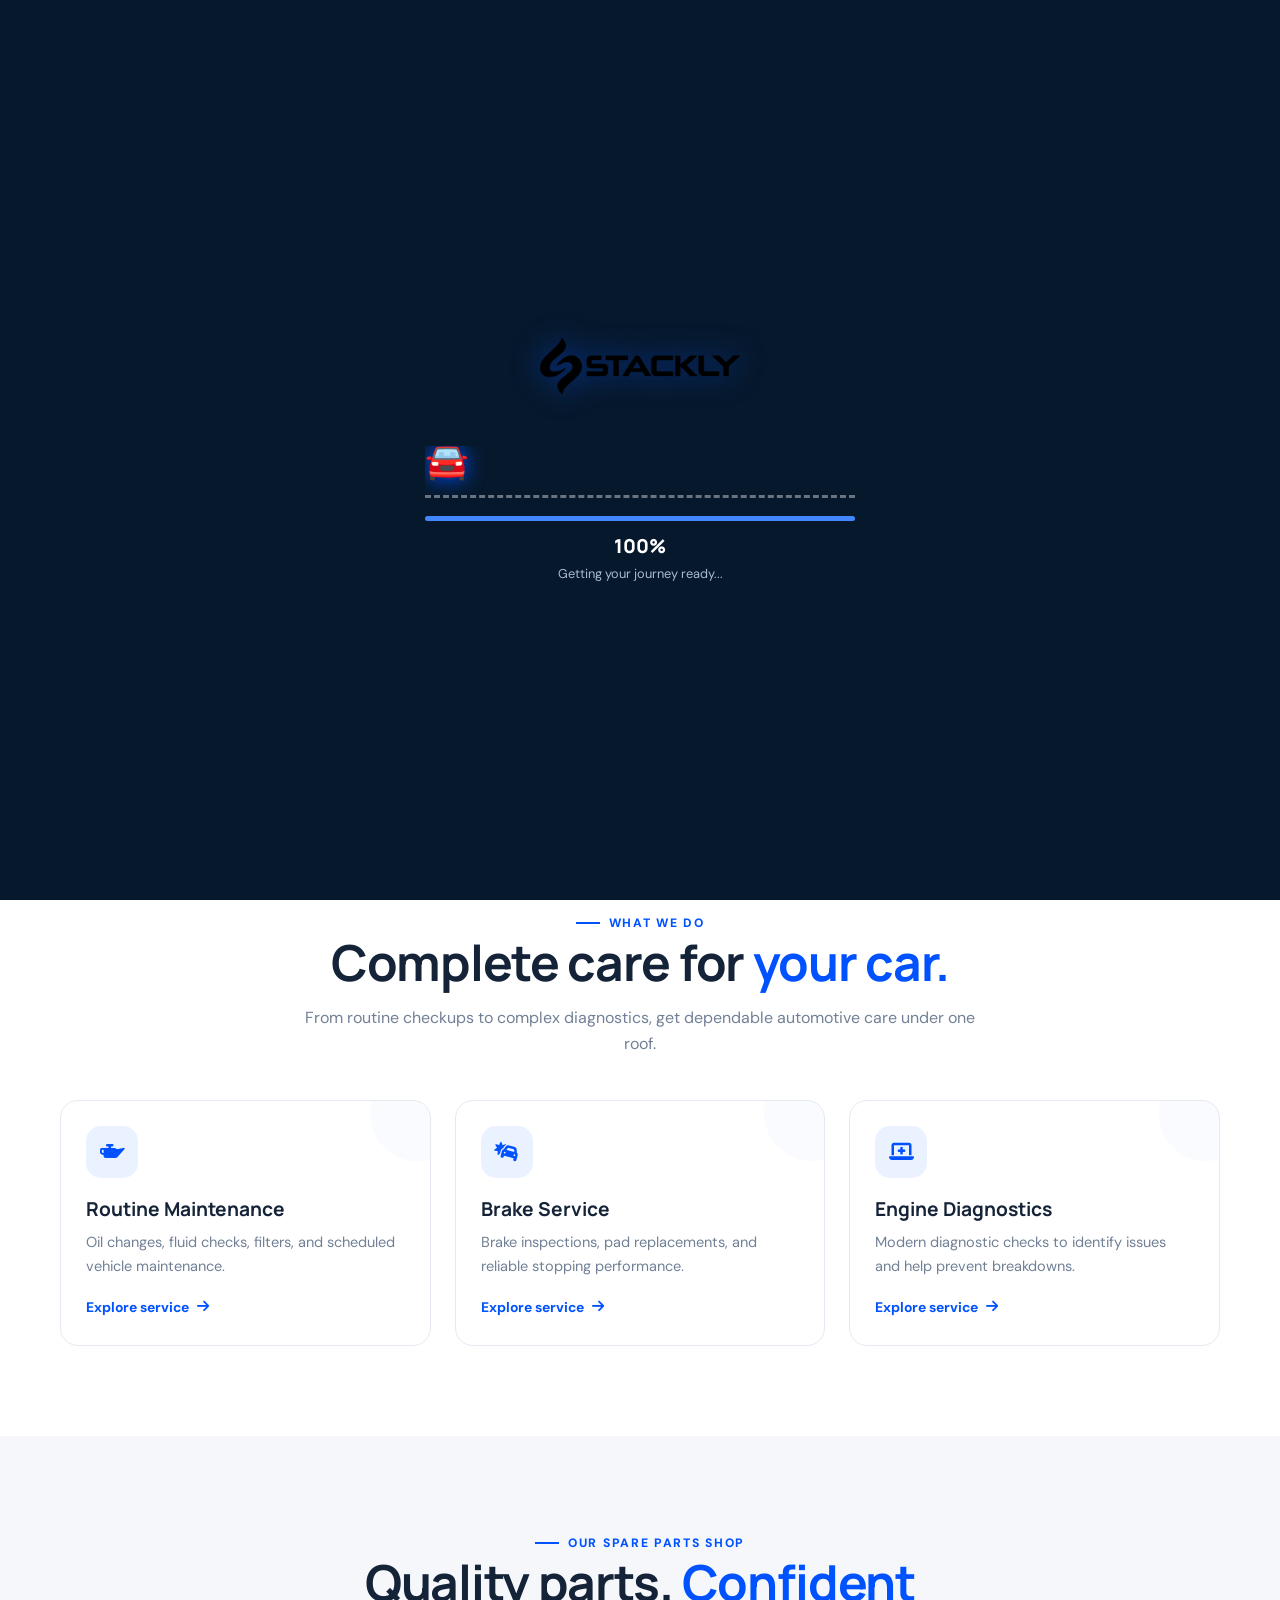
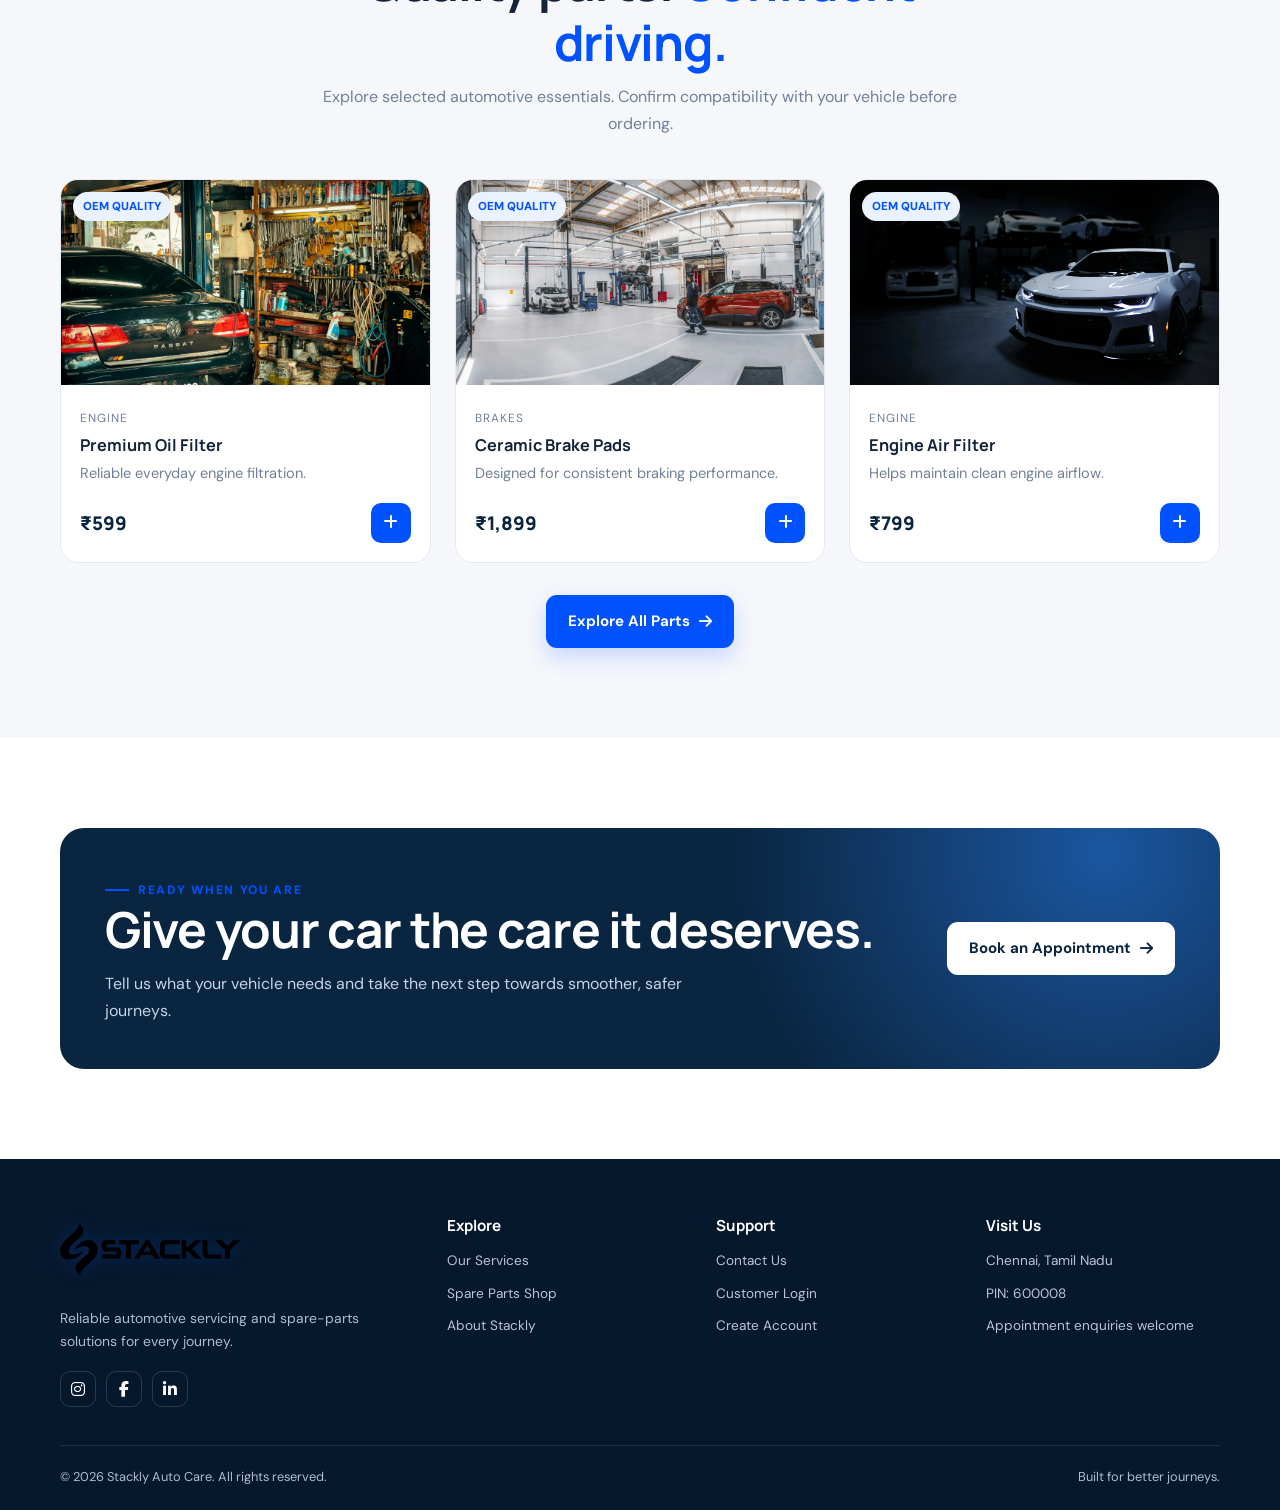
<file: index.html>
<!DOCTYPE html>
<html lang="en">
<head>
  <meta charset="UTF-8">
  <meta name="viewport" content="width=device-width, initial-scale=1.0">
  <meta name="theme-color" content="#0A2540">
  <meta name="description" content="Stackly Auto Care — expert automotive service and genuine spare parts in Chennai.">

  <title>Stackly Auto Care | Expert Car Service &amp; Genuine Parts</title>

  
  <link rel="stylesheet" href="https://cdnjs.cloudflare.com/ajax/libs/font-awesome/6.5.2/css/all.min.css">
  <link rel="stylesheet" href="css/style.css">

  <script src="js/main.js" defer></script>
</head>

<body>

  <!-- PRELOADER -->
  <div id="preloader" aria-label="Loading Stackly Auto Care">
    <div class="loader-content">
      <img
        class="loader-logo"
        src="img/logo%20(2).webp"
        alt="Stackly Auto Care"
      >

      <div class="road">
        <span class="driving-car">🚘</span>
      </div>

      <div
        class="loader-progress"
        role="progressbar"
        aria-label="Page loading progress"
        aria-valuemin="0"
        aria-valuemax="100"
      >
        <span id="loader-bar"></span>
      </div>

      <div id="loader-number" class="loader-number">0%</div>
      <div class="loader-caption">Getting your journey ready...</div>
    </div>
  </div>

  <!-- HEADER AND NAVIGATION -->
  <header class="site-header">
    <div class="container navbar">

      <!-- BRAND LOGO -->
      <a class="brand" href="index.html" aria-label="Stackly Auto Care Home">
        <img
          src="img/logo%20(2).webp"
          alt="Stackly Auto Care logo"
        >
        <span class="brand-name">
          STACKLY <span>AUTO CARE</span>
        </span>
      </a>

      <!-- PRIMARY NAVIGATION -->
      <nav
        class="nav-links"
        id="primary-navigation"
        aria-label="Main navigation"
      >
        <a href="index.html" class="active">Home</a>
        <a href="services.html">Services</a>
        <a href="shop.html">Shop</a>
        <a href="about.html">About</a>
        <a href="contact.html">Contact</a>

        <!-- AUTH LINKS: MOBILE MENU -->
        <div class="mobile-auth-links">
          <a href="login.html">
            <i class="fa-regular fa-user" aria-hidden="true"></i>
            Login
          </a>

          <a href="signup.html">
            <i class="fa-solid fa-user-plus" aria-hidden="true"></i>
            Sign up
          </a>
        </div>
      </nav>

      <!-- SEARCH, CART, AUTH AND MENU BUTTON -->
      <div class="nav-actions">

        <label class="search-wrap">
          <i class="fa-solid fa-magnifying-glass" aria-hidden="true"></i>
          <input
            id="global-search"
            type="search"
            placeholder="Search parts..."
            aria-label="Search products"
          >
        </label>

        <a href="shop.html" class="cart-link" aria-label="Open shopping cart">
          <i class="fa-solid fa-cart-shopping" aria-hidden="true"></i>
          <span class="cart-count">0</span>
        </a>

        <!-- DESKTOP AUTH BUTTONS -->
        <div class="auth-links">
          <a class="btn btn-outline" href="login.html">Login</a>
          <a class="btn btn-primary" href="signup.html">Sign up</a>
        </div>

        <!-- MOBILE MENU BUTTON -->
        <button
          class="menu-toggle"
          type="button"
          aria-label="Open navigation menu"
          aria-controls="primary-navigation"
          aria-expanded="false"
        >
          <i class="fa-solid fa-bars" aria-hidden="true"></i>
        </button>

      </div>
    </div>
  </header>

  <main>

    <!-- HERO -->
    <section class="hero">
      <div class="container hero-grid">

        <div class="hero-copy reveal">
          <span class="eyebrow">Your trusted automotive partner</span>

          <h1>
            Expert Car Service
            <span>&amp; Genuine Parts.</span>
          </h1>

          <p>
            Keep every journey smooth with reliable maintenance,
            expert technicians, and quality spare parts you can trust.
          </p>

          <div class="hero-actions">
            <a href="contact.html#appointment" class="btn btn-primary">
              Book Service
              <i class="fa-solid fa-arrow-right" aria-hidden="true"></i>
            </a>

            <a href="shop.html" class="btn btn-white">
              Shop Parts
              <i class="fa-solid fa-cart-shopping" aria-hidden="true"></i>
            </a>
          </div>

          <div class="hero-trust">
            <span>
              <i class="fa-solid fa-circle-check" aria-hidden="true"></i>
              Certified technicians
            </span>

            <span>
              <i class="fa-solid fa-shield-halved" aria-hidden="true"></i>
              Quality-first care
            </span>
          </div>
        </div>

        <!-- LOCAL IMAGE 1: HERO CAR -->
        <div class="hero-visual reveal">
          <img
            class="hero-car-image"
            src="img/adam-stefanca-hdMSxGizchk-unsplash.webp"
            alt="Premium automobile ready for professional servicing"
            fetchpriority="high"
          >

          <div class="floating-card">
            <div class="floating-icon">
              <i class="fa-solid fa-screwdriver-wrench" aria-hidden="true"></i>
            </div>

            <strong>Care that goes further</strong>
            <span>Expert hands. Dependable results.</span>
          </div>
        </div>

      </div>
    </section>

    <!-- STATISTICS -->
    <section class="stats-strip">
      <div class="container stats-grid">

        <div class="stat">
          <strong data-count="2500" data-suffix="+">0</strong>
          <span>Service visits</span>
        </div>

        <div class="stat">
          <strong data-count="98" data-suffix="%">0</strong>
          <span>Customer satisfaction</span>
        </div>

        <div class="stat">
          <strong data-count="12" data-suffix="+">0</strong>
          <span>Service categories</span>
        </div>

        <div class="stat">
          <strong data-count="8" data-suffix="+">0</strong>
          <span>Years of experience</span>
        </div>

      </div>
    </section>

    <!-- SERVICES PREVIEW -->
    <section class="section">
      <div class="container">

        <div class="section-head reveal">
          <span class="eyebrow">What we do</span>

          <h2>
            Complete care for
            <span class="text-blue">your car.</span>
          </h2>

          <p>
            From routine checkups to complex diagnostics,
            get dependable automotive care under one roof.
          </p>
        </div>

        <div class="grid-3">

          <article class="card service-card reveal">
            <div class="icon-box">
              <i class="fa-solid fa-oil-can" aria-hidden="true"></i>
            </div>

            <h3>Routine Maintenance</h3>

            <p>
              Oil changes, fluid checks, filters, and scheduled
              vehicle maintenance.
            </p>

            <a href="services.html" class="card-link">
              Explore service
              <i class="fa-solid fa-arrow-right" aria-hidden="true"></i>
            </a>
          </article>

          <article class="card service-card reveal">
            <div class="icon-box">
              <i class="fa-solid fa-car-burst" aria-hidden="true"></i>
            </div>

            <h3>Brake Service</h3>

            <p>
              Brake inspections, pad replacements, and reliable
              stopping performance.
            </p>

            <a href="services.html" class="card-link">
              Explore service
              <i class="fa-solid fa-arrow-right" aria-hidden="true"></i>
            </a>
          </article>

          <article class="card service-card reveal">
            <div class="icon-box">
              <i class="fa-solid fa-laptop-medical" aria-hidden="true"></i>
            </div>

            <h3>Engine Diagnostics</h3>

            <p>
              Modern diagnostic checks to identify issues and
              help prevent breakdowns.
            </p>

            <a href="services.html" class="card-link">
              Explore service
              <i class="fa-solid fa-arrow-right" aria-hidden="true"></i>
            </a>
          </article>

        </div>
      </div>
    </section>

    <!-- SPARE PARTS -->
    <section class="section section-soft">
      <div class="container">

        <div class="section-head reveal">
          <span class="eyebrow">Our spare parts shop</span>

          <h2>
            Quality parts.
            <span class="text-blue">Confident driving.</span>
          </h2>

          <p>
            Explore selected automotive essentials.
            Confirm compatibility with your vehicle before ordering.
          </p>
        </div>

        <div class="grid-3">

          <!-- PRODUCT 1 -->
          <article class="card product-card reveal" data-searchable>
            <div class="product-image">
              <img
                src="img/kc-shum-hwZq2xkf3mM-unsplash.webp"
                alt="Premium oil filter and automotive engine components"
                loading="lazy"
              >
              <span class="pill oem-badge">OEM QUALITY</span>
            </div>

            <div class="product-body">
              <span class="product-category">Engine</span>
              <h3>Premium Oil Filter</h3>
              <p>Reliable everyday engine filtration.</p>

              <div class="product-bottom">
                <span class="price">₹599</span>
                <button
                  type="button"
                  class="add-cart"
                  data-product="oil-filter"
                  aria-label="Add Premium Oil Filter to cart"
                >
                  <i class="fa-solid fa-plus" aria-hidden="true"></i>
                </button>
              </div>
            </div>
          </article>

          <!-- PRODUCT 2 -->
          <article class="card product-card reveal" data-searchable>
            <div class="product-image">
              <img
                src="img/mehmet-talha-onuk-pnsfHAAA-k4-unsplash.webp"
                alt="Automotive brake parts"
                loading="lazy"
              >
              <span class="pill oem-badge">OEM QUALITY</span>
            </div>

            <div class="product-body">
              <span class="product-category">Brakes</span>
              <h3>Ceramic Brake Pads</h3>
              <p>Designed for consistent braking performance.</p>

              <div class="product-bottom">
                <span class="price">₹1,899</span>
                <button
                  type="button"
                  class="add-cart"
                  data-product="brake-pads"
                  aria-label="Add Ceramic Brake Pads to cart"
                >
                  <i class="fa-solid fa-plus" aria-hidden="true"></i>
                </button>
              </div>
            </div>
          </article>

          <!-- PRODUCT 3 -->
          <article class="card product-card reveal" data-searchable>
            <div class="product-image">
              <img
                src="img/peter-broomfield-m3m-lnR90uM-unsplash.webp"
                alt="Automotive maintenance product"
                loading="lazy"
              >
              <span class="pill oem-badge">OEM QUALITY</span>
            </div>

            <div class="product-body">
              <span class="product-category">Engine</span>
              <h3>Engine Air Filter</h3>
              <p>Helps maintain clean engine airflow.</p>

              <div class="product-bottom">
                <span class="price">₹799</span>
                <button
                  type="button"
                  class="add-cart"
                  data-product="air-filter"
                  aria-label="Add Engine Air Filter to cart"
                >
                  <i class="fa-solid fa-plus" aria-hidden="true"></i>
                </button>
              </div>
            </div>
          </article>

        </div>

        <div style="text-align:center;margin-top:32px">
          <a href="shop.html" class="btn btn-primary">
            Explore All Parts
            <i class="fa-solid fa-arrow-right" aria-hidden="true"></i>
          </a>
        </div>

      </div>
    </section>

    <!-- CALL TO ACTION -->
    <section class="section">
      <div class="container cta-panel reveal">

        <div>
          <span class="eyebrow">Ready when you are</span>

          <h2>Give your car the care it deserves.</h2>

          <p>
            Tell us what your vehicle needs and take the next step
            towards smoother, safer journeys.
          </p>
        </div>

        <a href="contact.html#appointment" class="btn btn-white">
          Book an Appointment
          <i class="fa-solid fa-arrow-right" aria-hidden="true"></i>
        </a>

      </div>
    </section>

  </main>

  <!-- FOOTER -->
  <footer class="site-footer">
    <div class="container">

      <div class="footer-grid">

        <div>
          <a class="brand" href="index.html">
            <img src="img/logo%20(2).webp" alt="Stackly logo">
            <span class="brand-name">
              STACKLY <span>AUTO CARE</span>
            </span>
          </a>

          <p class="footer-about">
            Reliable automotive servicing and spare-parts solutions
            for every journey.
          </p>

          <div class="socials">
            <a href="#" aria-label="Instagram">
              <i class="fa-brands fa-instagram" aria-hidden="true"></i>
            </a>

            <a href="#" aria-label="Facebook">
              <i class="fa-brands fa-facebook-f" aria-hidden="true"></i>
            </a>

            <a href="#" aria-label="LinkedIn">
              <i class="fa-brands fa-linkedin-in" aria-hidden="true"></i>
            </a>
          </div>
        </div>

        <div>
          <h4>Explore</h4>
          <ul class="footer-links">
            <li><a href="services.html">Our Services</a></li>
            <li><a href="shop.html">Spare Parts Shop</a></li>
            <li><a href="about.html">About Stackly</a></li>
          </ul>
        </div>

        <div>
          <h4>Support</h4>
          <ul class="footer-links">
            <li><a href="contact.html">Contact Us</a></li>
            <li><a href="login.html">Customer Login</a></li>
            <li><a href="signup.html">Create Account</a></li>
          </ul>
        </div>

        <div>
          <h4>Visit Us</h4>
          <ul class="footer-links">
            <li>Chennai, Tamil Nadu</li>
            <li>PIN: 600008</li>
            <li>Appointment enquiries welcome</li>
          </ul>
        </div>

      </div>

      <div class="footer-bottom">
        <span>© 2026 Stackly Auto Care. All rights reserved.</span>
        <span>Built for better journeys.</span>
      </div>

    </div>
  </footer>

  <!-- SHOPPING CART DRAWER -->
  <div id="cart-overlay" class="drawer-overlay" aria-hidden="true">

    <aside
      class="cart-drawer"
      role="dialog"
      aria-modal="true"
      aria-label="Shopping cart"
    >
      <div class="drawer-head">
        <h2 style="font-size:1.5rem">Your Cart</h2>

        <button
          type="button"
          class="icon-btn"
          data-cart-close
          aria-label="Close cart"
        >
          <i class="fa-solid fa-xmark" aria-hidden="true"></i>
        </button>
      </div>

      <div id="cart-items" class="cart-items"></div>

      <div class="cart-summary">
        <div class="total-row">
          <span>Total</span>
          <span id="cart-total">₹0</span>
        </div>

        <button
          type="button"
          id="checkout-btn"
          class="btn btn-primary btn-block"
        >
          Continue to Checkout
        </button>

        <p class="form-note mt-16">
          Checkout is a demo. No payment is collected.
        </p>
      </div>
    </aside>

  </div>

</body>
</html>
</file>
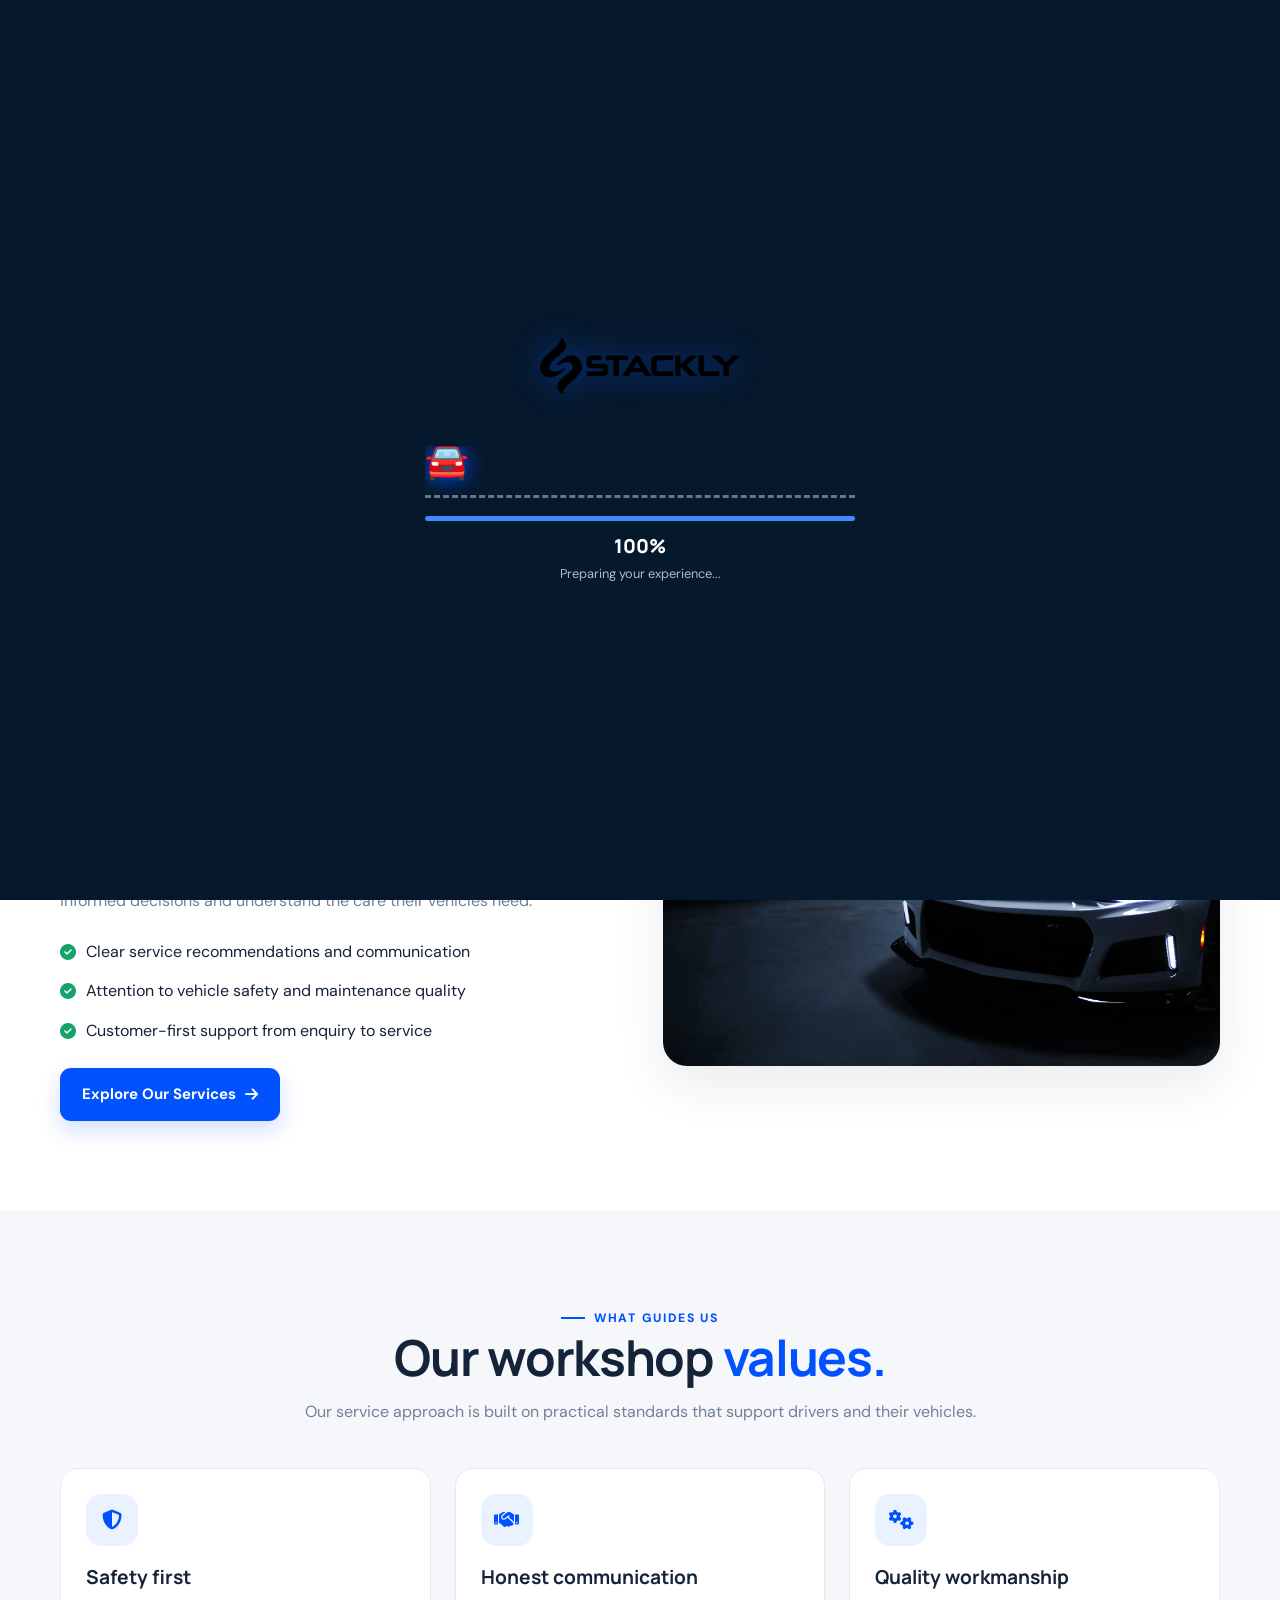
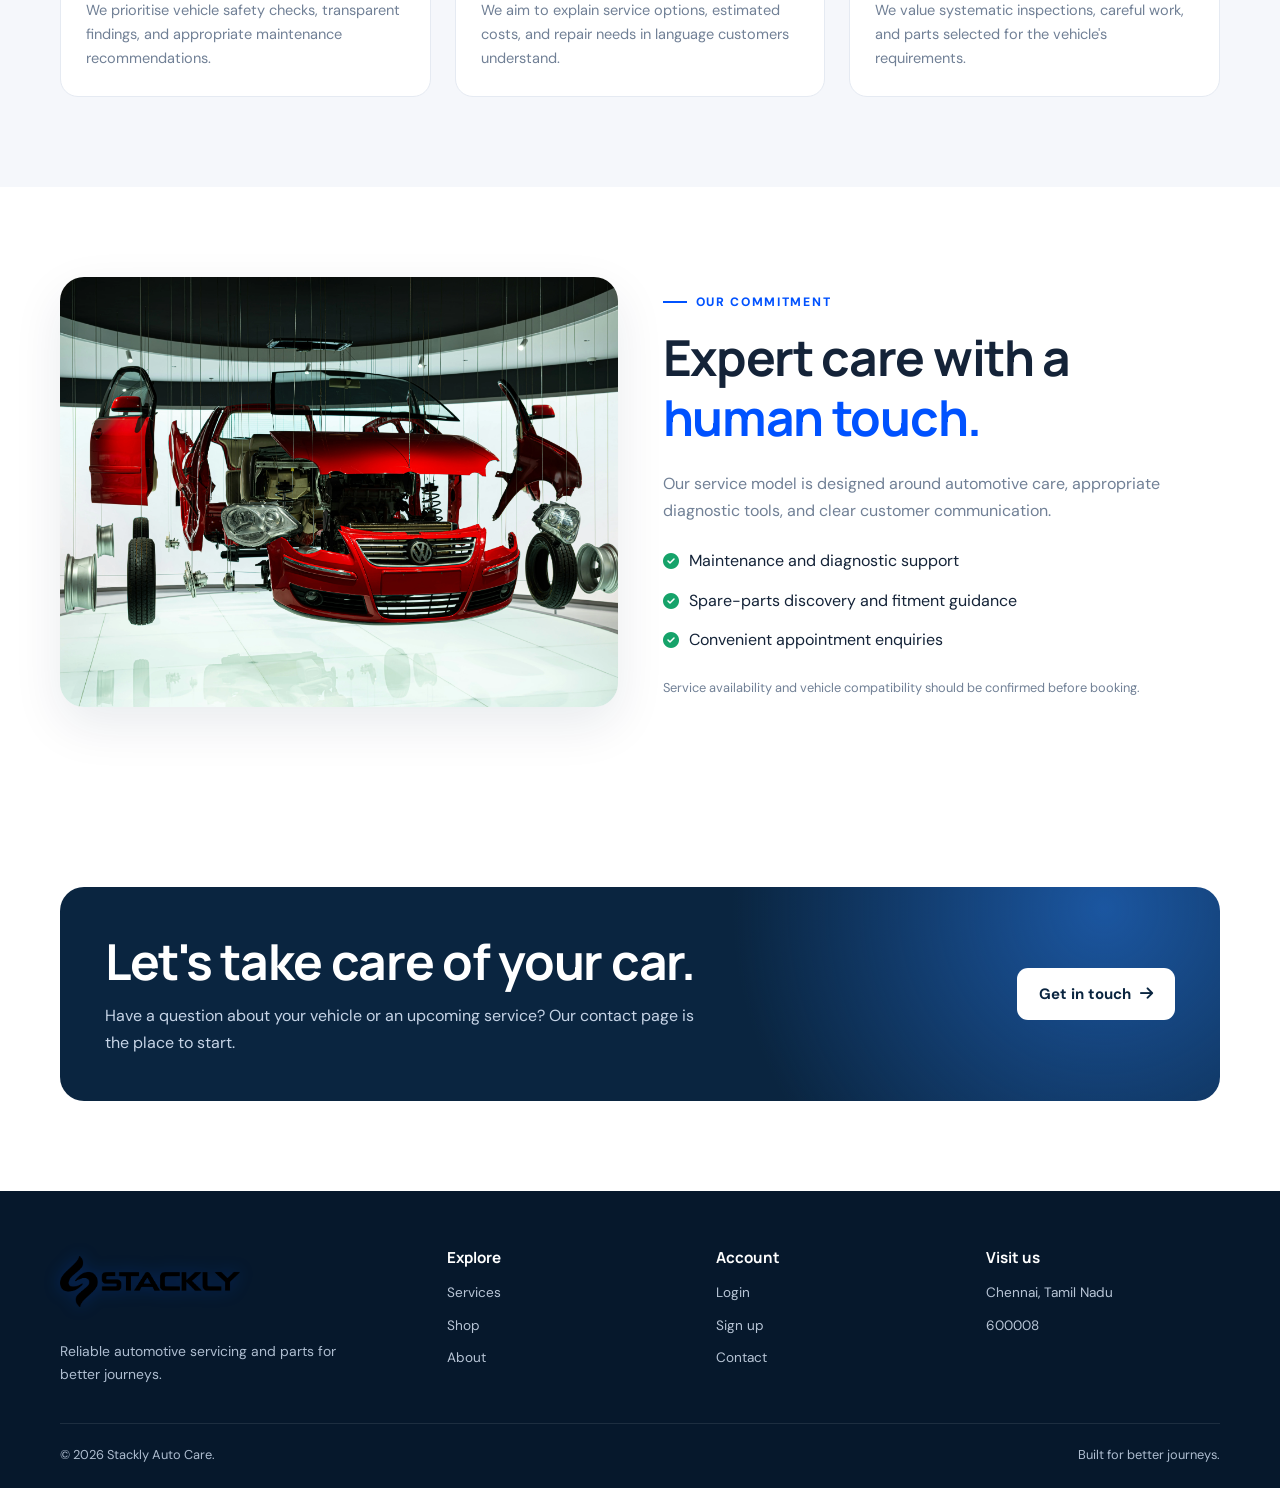
<file: about.html>
<!DOCTYPE html>
<html lang="en">
<head>
    <meta charset="UTF-8">
    <meta name="viewport" content="width=device-width, initial-scale=1.0">
    <meta name="theme-color" content="#0A2540">

    <title>About Us | Stackly Auto Care</title>

    <link rel="icon" href="img/logo (2).webp">

    <link
        rel="stylesheet"
        href="https://cdnjs.cloudflare.com/ajax/libs/font-awesome/6.5.2/css/all.min.css"
    >

    <link rel="stylesheet" href="css/style.css">

    <script src="js/main.js" defer></script>
</head>

<body>

    <!-- PRELOADER -->
    <div id="preloader">
        <div class="loader-content">

            <img
                class="loader-logo"
                src="img/logo (2).webp"
                alt="Stackly Auto Care"
            >

            <div class="loader-brand">
                STACKLY <span>AUTO CARE</span>
            </div>

            <div class="road">
                <span class="driving-car">🚘</span>
            </div>

            <div class="loader-progress">
                <span id="loader-bar"></span>
            </div>

            <div id="loader-number" class="loader-number">0%</div>

            <div class="loader-caption">
                Preparing your experience...
            </div>

        </div>
    </div>


    <!-- HEADER -->
    <header class="site-header">

        <div class="container navbar">

            <a class="brand" href="index.html">

                <img
                    src="img/logo (2).webp"
                    alt="Stackly logo"
                >

                <span class="brand-name">
                    STACKLY
                    <span>AUTO CARE</span>
                </span>

            </a>


            <!-- NAVIGATION -->
            <nav class="nav-links">

                <a href="index.html">Home</a>

                <a href="services.html">Services</a>

                <a href="shop.html">Shop</a>

                <a href="about.html" class="active">About</a>

                <a href="contact.html">Contact</a>

            </nav>


            <!-- HEADER ACTIONS -->
            <div class="nav-actions">

                <label class="search-wrap">

                    <i class="fa-solid fa-magnifying-glass"></i>

                    <input
                        id="global-search"
                        type="search"
                        placeholder="Search..."
                        aria-label="Search"
                    >

                </label>


                <a
                    href="shop.html"
                    class="cart-link"
                    aria-label="Open cart"
                >

                    <i class="fa-solid fa-cart-shopping"></i>

                    <span class="cart-count">0</span>

                </a>


                <div class="auth-links">

                    <a class="btn btn-outline" href="login.html">
                        Login
                    </a>

                    <a class="btn btn-primary" href="signup.html">
                        Sign up
                    </a>

                </div>


                <button
                    class="menu-toggle"
                    aria-label="Toggle navigation"
                    aria-expanded="false"
                >

                    <i class="fa-solid fa-bars"></i>

                </button>

            </div>

        </div>

    </header>



    <!-- MAIN CONTENT -->
    <main>


        <!-- ABOUT HERO -->
        <section class="page-hero">

            <div class="container">

                <div class="breadcrumb">
                    <a href="index.html">Home</a> / About
                </div>

                <span class="eyebrow">
                    WHO WE ARE
                </span>

                <h1>
                    Built around trust.
                    <br>
                    Driven by care.
                </h1>

                <p>
                    Stackly Auto Care brings together customer-focused
                    service, practical automotive expertise, and a
                    commitment to quality.
                </p>

            </div>

        </section>



        <!-- OUR STORY -->
        <section class="section">

            <div
                class="container grid-2"
                style="align-items:center; gap:45px;"
            >


                <div class="reveal">

                    <span class="eyebrow">
                        OUR STORY
                    </span>

                    <h2 class="mt-16">
                        Helping every journey run
                        <span class="text-blue">smoother.</span>
                    </h2>

                    <p class="muted mt-24">
                        We created Stackly Auto Care around a
                        straightforward idea: vehicle servicing should
                        be clear, dependable, and convenient. Our
                        platform brings maintenance services and
                        spare-parts discovery together in one place.
                    </p>

                    <p class="muted mt-16">
                        From routine inspections to repair guidance,
                        our goal is to help drivers make informed
                        decisions and understand the care their
                        vehicles need.
                    </p>


                    <ul class="check-list">

                        <li>
                            <i class="fa-solid fa-circle-check"></i>
                            <span>
                                Clear service recommendations
                                and communication
                            </span>
                        </li>

                        <li>
                            <i class="fa-solid fa-circle-check"></i>
                            <span>
                                Attention to vehicle safety
                                and maintenance quality
                            </span>
                        </li>

                        <li>
                            <i class="fa-solid fa-circle-check"></i>
                            <span>
                                Customer-first support from
                                enquiry to service
                            </span>
                        </li>

                    </ul>


                    <a href="services.html" class="btn btn-primary">
                        Explore Our Services
                        <i class="fa-solid fa-arrow-right"></i>
                    </a>

                </div>



                <!-- LOCAL IMAGE 1 -->
                <div class="reveal">

                    <img
                        class="about-image"
                        src="img/peter-broomfield-m3m-lnR90uM-unsplash.webp"
                        alt="Automotive workshop and vehicle maintenance"
                        loading="lazy"
                    >

                </div>

            </div>

        </section>



        <!-- OUR VALUES -->
        <section class="section section-soft">

            <div class="container">

                <div class="section-head">

                    <span class="eyebrow">
                        WHAT GUIDES US
                    </span>

                    <h2>
                        Our workshop
                        <span class="text-blue">values.</span>
                    </h2>

                    <p>
                        Our service approach is built on practical
                        standards that support drivers and their vehicles.
                    </p>

                </div>


                <div class="grid-3">


                    <!-- VALUE 1 -->
                    <article class="card reveal">

                        <div class="icon-box">
                            <i class="fa-solid fa-shield-halved"></i>
                        </div>

                        <h3>Safety first</h3>

                        <p>
                            We prioritise vehicle safety checks,
                            transparent findings, and appropriate
                            maintenance recommendations.
                        </p>

                    </article>



                    <!-- VALUE 2 -->
                    <article class="card reveal">

                        <div class="icon-box">
                            <i class="fa-solid fa-handshake"></i>
                        </div>

                        <h3>Honest communication</h3>

                        <p>
                            We aim to explain service options,
                            estimated costs, and repair needs
                            in language customers understand.
                        </p>

                    </article>



                    <!-- VALUE 3 -->
                    <article class="card reveal">

                        <div class="icon-box">
                            <i class="fa-solid fa-gears"></i>
                        </div>

                        <h3>Quality workmanship</h3>

                        <p>
                            We value systematic inspections,
                            careful work, and parts selected
                            for the vehicle's requirements.
                        </p>

                    </article>


                </div>

            </div>

        </section>



        <!-- OUR COMMITMENT -->
        <section class="section">

            <div
                class="container grid-2"
                style="align-items:center; gap:45px;"
            >


                <!-- LOCAL IMAGE 2 -->
                <div class="reveal">

                    <img
                        class="about-image"
                        src="img/declan-sun-uTvueDwJHvo-unsplash.webp"
                        alt="Automotive care and vehicle service"
                        loading="lazy"
                    >

                </div>



                <div class="reveal">

                    <span class="eyebrow">
                        OUR COMMITMENT
                    </span>

                    <h2 class="mt-16">
                        Expert care with a
                        <span class="text-blue">human touch.</span>
                    </h2>

                    <p class="muted mt-24">
                        Our service model is designed around
                        automotive care, appropriate diagnostic
                        tools, and clear customer communication.
                    </p>


                    <ul class="check-list">

                        <li>
                            <i class="fa-solid fa-circle-check"></i>
                            <span>
                                Maintenance and diagnostic support
                            </span>
                        </li>

                        <li>
                            <i class="fa-solid fa-circle-check"></i>
                            <span>
                                Spare-parts discovery and
                                fitment guidance
                            </span>
                        </li>

                        <li>
                            <i class="fa-solid fa-circle-check"></i>
                            <span>
                                Convenient appointment enquiries
                            </span>
                        </li>

                    </ul>


                    <p class="form-note">
                        Service availability and vehicle compatibility
                        should be confirmed before booking.
                    </p>

                </div>

            </div>

        </section>



        <!-- CALL TO ACTION -->
        <section class="section">

            <div class="container">

                <div class="cta-panel reveal">

                    <div>

                        <h2>
                            Let's take care of your car.
                        </h2>

                        <p>
                            Have a question about your vehicle or
                            an upcoming service? Our contact page
                            is the place to start.
                        </p>

                    </div>


                    <a href="contact.html" class="btn btn-white">
                        Get in touch
                        <i class="fa-solid fa-arrow-right"></i>
                    </a>

                </div>

            </div>

        </section>


    </main>



    <!-- FOOTER -->
    <footer class="site-footer">

        <div class="container">

            <div class="footer-grid">


                <!-- BRAND -->
                <div>

                    <a class="brand" href="index.html">

                        <img
                            src="img/logo (2).webp"
                            alt="Stackly Auto Care"
                        >

                        <span class="brand-name">
                            STACKLY
                            <span>AUTO CARE</span>
                        </span>

                    </a>

                    <p class="footer-about">
                        Reliable automotive servicing and parts
                        for better journeys.
                    </p>

                </div>



                <!-- EXPLORE -->
                <div>

                    <h4>Explore</h4>

                    <ul class="footer-links">

                        <li>
                            <a href="services.html">Services</a>
                        </li>

                        <li>
                            <a href="shop.html">Shop</a>
                        </li>

                        <li>
                            <a href="about.html">About</a>
                        </li>

                    </ul>

                </div>



                <!-- ACCOUNT -->
                <div>

                    <h4>Account</h4>

                    <ul class="footer-links">

                        <li>
                            <a href="login.html">Login</a>
                        </li>

                        <li>
                            <a href="signup.html">Sign up</a>
                        </li>

                        <li>
                            <a href="contact.html">Contact</a>
                        </li>

                    </ul>

                </div>



                <!-- LOCATION -->
                <div>

                    <h4>Visit us</h4>

                    <ul class="footer-links">

                        <li>Chennai, Tamil Nadu</li>

                        <li>600008</li>

                    </ul>

                </div>


            </div>



            <div class="footer-bottom">

                <span>
                    © 2026 Stackly Auto Care.
                </span>

                <span>
                    Built for better journeys.
                </span>

            </div>

        </div>

    </footer>



    <!-- CART DRAWER -->
    <div
        id="cart-overlay"
        class="drawer-overlay"
        aria-hidden="true"
    >

        <aside
            class="cart-drawer"
            role="dialog"
            aria-modal="true"
            aria-label="Shopping cart"
        >

            <div class="drawer-head">

                <h2 style="font-size:1.5rem;">
                    Your Cart
                </h2>

                <button
                    class="icon-btn"
                    data-cart-close
                    aria-label="Close cart"
                >

                    <i class="fa-solid fa-xmark"></i>

                </button>

            </div>


            <div
                id="cart-items"
                class="cart-items"
            ></div>


            <div class="cart-summary">

                <div class="total-row">

                    <span>Total</span>

                    <span id="cart-total">₹0</span>

                </div>


                <button
                    id="checkout-btn"
                    class="btn btn-primary btn-block"
                >
                    Continue to Checkout
                </button>


                <p class="form-note mt-16">
                    Demo checkout only.
                </p>

            </div>

        </aside>

    </div>


</body>
</html>
</file>
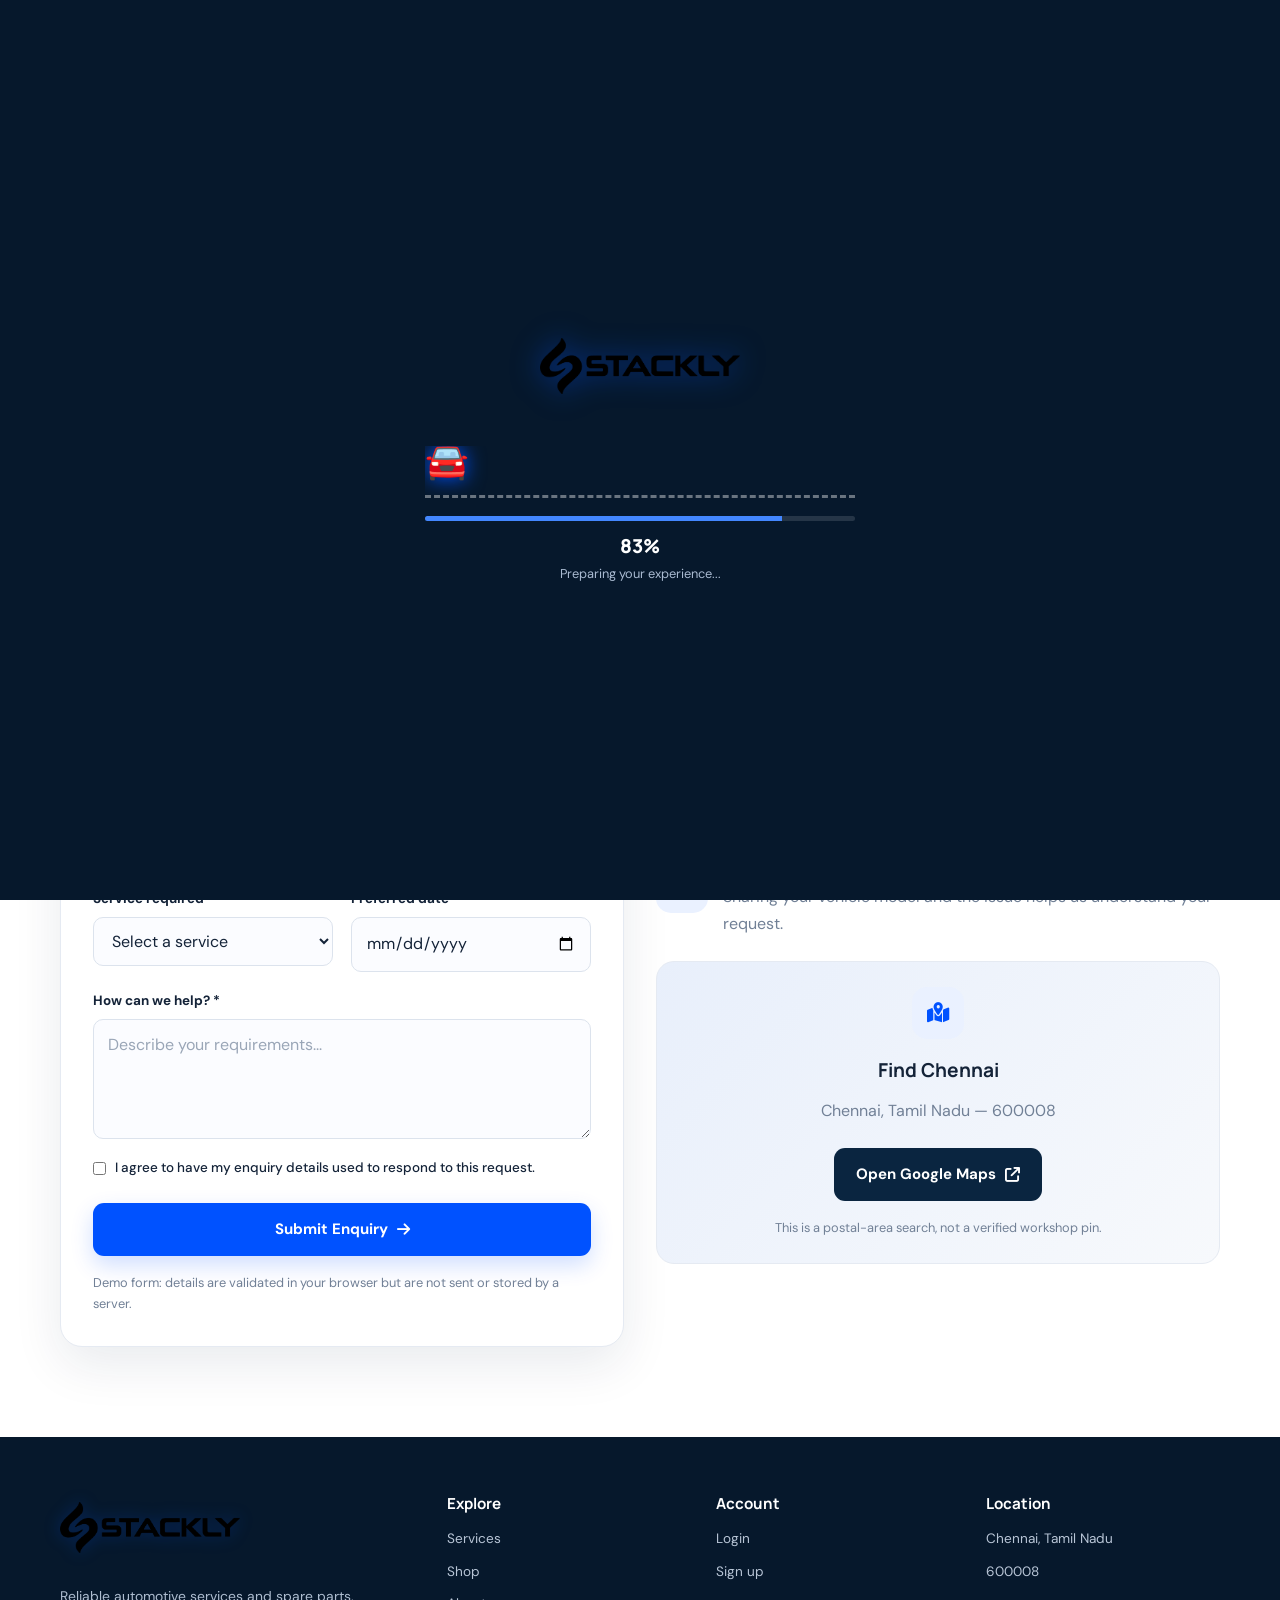
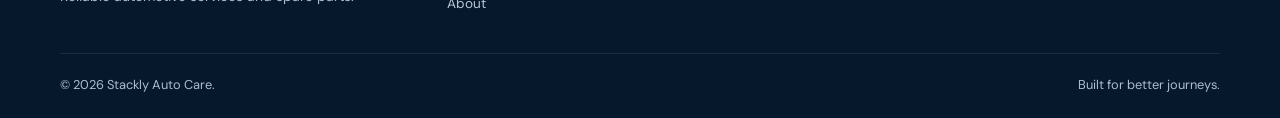
<file: contact.html>
<!DOCTYPE html>
<html lang="en">
<head>
  <meta charset="UTF-8"><meta name="viewport" content="width=device-width, initial-scale=1">
  <meta name="theme-color" content="#0A2540">
  <title>Contact & Book an Appointment | Stackly Auto Care</title>
  <link rel="icon" href="img/logo (2).webp">
  <link rel="stylesheet" href="https://cdnjs.cloudflare.com/ajax/libs/font-awesome/6.5.2/css/all.min.css">
  <link rel="stylesheet" href="css/style.css"><script src="js/main.js" defer></script>
</head>
<body>
  <div id="preloader"><div class="loader-content"><img class="loader-logo" src="img/logo (2).webp" alt="Stackly"><div class="loader-brand">STACKLY <span>AUTO CARE</span></div><div class="road"><span class="driving-car">🚘</span></div><div class="loader-progress"><span id="loader-bar"></span></div><div id="loader-number" class="loader-number">0%</div><div class="loader-caption">Preparing your experience...</div></div></div>
  <header class="site-header"><div class="container navbar">
    <a class="brand" href="index.html"><img src="img/logo (2).webp" alt="Stackly logo"><span class="brand-name">STACKLY <span>AUTO CARE</span></span></a>
    <nav class="nav-links"><a href="index.html">Home</a><a href="services.html">Services</a><a href="shop.html">Shop</a><a href="about.html">About</a><a href="contact.html">Contact</a></nav>
    <div class="nav-actions"><label class="search-wrap"><i class="fa-solid fa-magnifying-glass"></i><input id="global-search" type="search" placeholder="Search..." aria-label="Search"></label><a href="shop.html" class="cart-link" aria-label="Open cart"><i class="fa-solid fa-cart-shopping"></i><span class="cart-count">0</span></a><div class="auth-links"><a class="btn btn-outline" href="login.html">Login</a><a class="btn btn-primary" href="signup.html">Sign up</a></div><button class="menu-toggle" aria-label="Toggle navigation" aria-expanded="false"><i class="fa-solid fa-bars"></i></button></div>
  </div></header>

  <main>
    <section class="page-hero"><div class="container"><div class="breadcrumb"><a href="index.html">Home</a> / Contact</div><span class="eyebrow">We are here to help</span><h1>Let's get your car<br>back on the road.</h1><p>Book a service, ask about spare parts, or tell us how we can help.</p></div></section>

    <section class="section" id="appointment"><div class="container grid-2" style="align-items:start;gap:32px">
      <div class="form-card reveal">
        <span class="eyebrow">Send an enquiry</span><h2 style="font-size:2rem;margin:13px 0 23px">Book an appointment</h2>
        <div class="form-message" role="status" aria-live="polite"></div>
        <form id="contact-form">
          <div class="form-grid">
            <div class="field"><label for="contact-name">Full name *</label><input id="contact-name" name="name" autocomplete="name" required minlength="2" placeholder="Your name"></div>
            <div class="field"><label for="contact-phone">Phone number *</label><input id="contact-phone" name="phone" type="tel" autocomplete="tel" pattern="[0-9 +()-]{10,16}" required placeholder="Your phone number"></div>
            <div class="field"><label for="contact-email">Email address *</label><input id="contact-email" name="email" type="email" autocomplete="email" required placeholder="you@example.com"></div>
            <div class="field"><label for="contact-vehicle">Vehicle model *</label><input id="contact-vehicle" name="vehicle" required placeholder="e.g. Honda City"></div>
            <div class="field"><label for="contact-service">Service required *</label><select id="contact-service" name="service" required><option value="">Select a service</option><option>Routine Maintenance</option><option>Brake Service</option><option>Engine Diagnostics</option><option>AC Service</option><option>Spare Parts Enquiry</option><option>Other</option></select></div>
            <div class="field"><label for="contact-date">Preferred date</label><input id="contact-date" name="date" type="date"></div>
            <div class="field full"><label for="contact-message">How can we help? *</label><textarea id="contact-message" name="message" required minlength="10" placeholder="Describe your requirements..."></textarea></div>
            <div class="field full"><label style="display:flex;gap:9px;align-items:flex-start;font-weight:500"><input type="checkbox" required style="width:auto;margin-top:5px"><span>I agree to have my enquiry details used to respond to this request.</span></label></div>
          </div>
          <button type="submit" class="btn btn-primary btn-block mt-24">Submit Enquiry <i class="fa-solid fa-arrow-right"></i></button>
          <p class="form-note mt-16">Demo form: details are validated in your browser but are not sent or stored by a server.</p>
        </form>
      </div>

      <div class="reveal">
        <div class="section-head" style="text-align:left;margin-bottom:28px"><span class="eyebrow">Contact information</span><h2 style="font-size:2rem;margin-top:13px">Let's connect.</h2><p>Reach out with your vehicle details and preferred service.</p></div>
        <div class="contact-info">
          <div class="contact-item"><div class="icon-box"><i class="fa-solid fa-location-dot"></i></div><div><h3>Location</h3><p class="muted">Chennai, Tamil Nadu<br>PIN Code: 600008</p></div></div>
          <div class="contact-item"><div class="icon-box"><i class="fa-solid fa-calendar-check"></i></div><div><h3>Appointments</h3><p class="muted">Submit the booking form with your preferred date and service.</p></div></div>
          <div class="contact-item"><div class="icon-box"><i class="fa-solid fa-car"></i></div><div><h3>Vehicle information</h3><p class="muted">Sharing your vehicle model and the issue helps us understand your request.</p></div></div>
        </div>
        <div class="map-panel mt-24"><div><div class="icon-box"><i class="fa-solid fa-map-location-dot"></i></div><h3>Find Chennai</h3><p class="muted mt-16">Chennai, Tamil Nadu — 600008</p><a class="btn btn-dark mt-24" href="https://www.google.com/maps/search/?api=1&query=600008%2C+Chennai%2C+Tamil+Nadu" target="_blank" rel="noopener noreferrer">Open Google Maps <i class="fa-solid fa-arrow-up-right-from-square"></i></a><p class="form-note mt-16">This is a postal-area search, not a verified workshop pin.</p></div></div>
      </div>
    </div></section>
  </main>

  <footer class="site-footer"><div class="container"><div class="footer-grid">
    <div><a class="brand" href="index.html"><img src="img/logo (2).webp" alt="Stackly"><span class="brand-name">STACKLY <span>AUTO CARE</span></span></a><p class="footer-about">Reliable automotive services and spare parts.</p></div>
    <div><h4>Explore</h4><ul class="footer-links"><li><a href="services.html">Services</a></li><li><a href="shop.html">Shop</a></li><li><a href="about.html">About</a></li></ul></div>
    <div><h4>Account</h4><ul class="footer-links"><li><a href="login.html">Login</a></li><li><a href="signup.html">Sign up</a></li></ul></div>
    <div><h4>Location</h4><ul class="footer-links"><li>Chennai, Tamil Nadu</li><li>600008</li></ul></div>
  </div><div class="footer-bottom"><span>© 2026 Stackly Auto Care.</span><span>Built for better journeys.</span></div></div></footer>

  <div id="cart-overlay" class="drawer-overlay" aria-hidden="true"><aside class="cart-drawer" role="dialog" aria-modal="true" aria-label="Shopping cart"><div class="drawer-head"><h2 style="font-size:1.5rem">Your Cart</h2><button class="icon-btn" data-cart-close aria-label="Close cart"><i class="fa-solid fa-xmark"></i></button></div><div id="cart-items" class="cart-items"></div><div class="cart-summary"><div class="total-row"><span>Total</span><span id="cart-total">₹0</span></div><button id="checkout-btn" class="btn btn-primary btn-block">Continue to Checkout</button><p class="form-note mt-16">Demo checkout only.</p></div></aside></div>
</body>
</html>
</file>
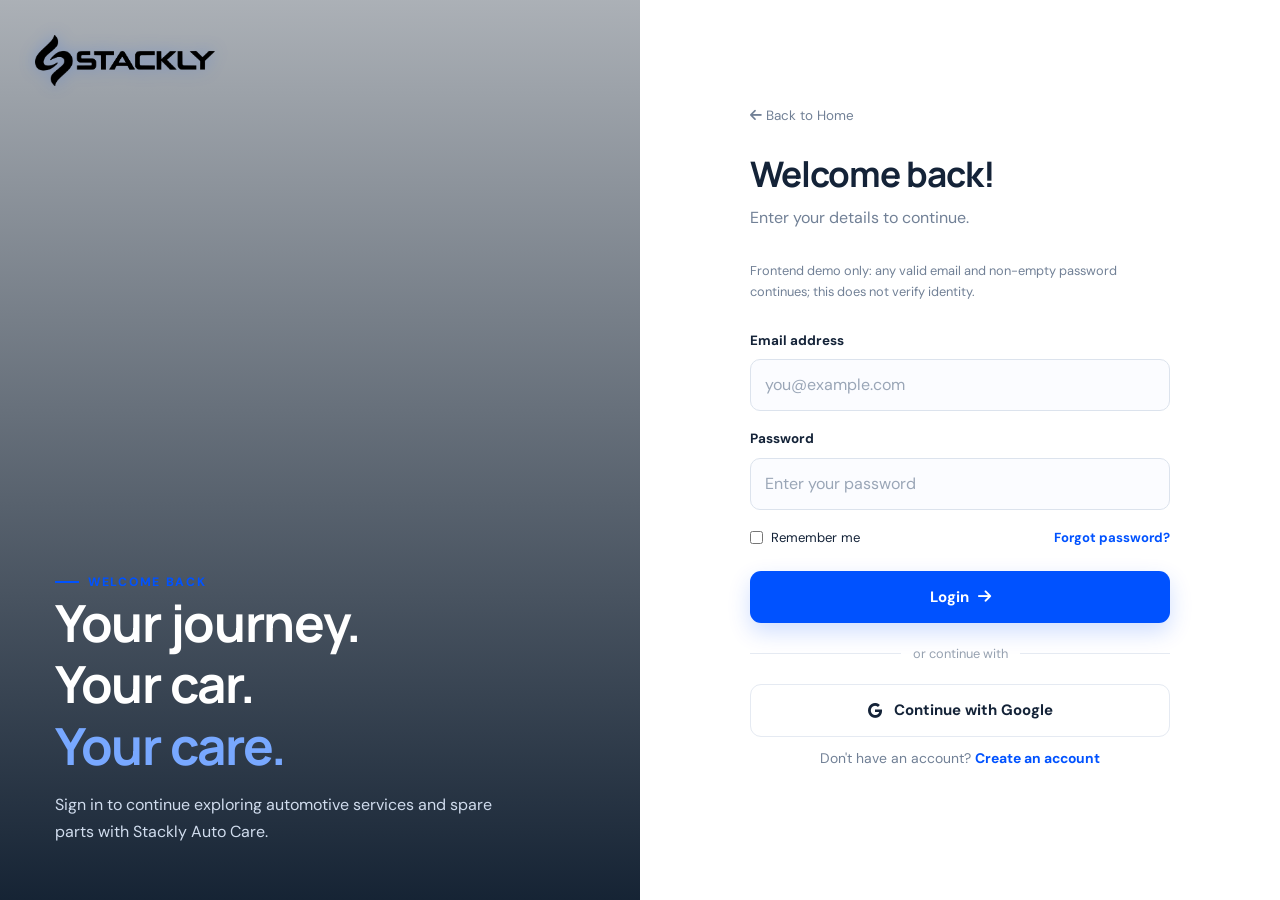
<file: dashboard.html>
<!DOCTYPE html>
<html lang="en">
<head>
    <meta charset="UTF-8">
    <meta name="viewport" content="width=device-width, initial-scale=1.0">
    <meta name="theme-color" content="#101827">

    <title>Customer Dashboard | STACKLY Auto Care</title>

    <link rel="preconnect" href="https://fonts.googleapis.com">
    <link href="https://fonts.googleapis.com/css2?family=Plus+Jakarta+Sans:wght@400;500;600;700;800&display=swap" rel="stylesheet">

    <link rel="stylesheet" href="css/style.css">
    <link rel="stylesheet" href="css/dashboard.css">
</head>

<body class="dashboard-body">

    <!-- STACKLY PRELOADER -->
    <div id="preloader" aria-label="Loading Stackly Auto Care">
        <div class="loader-content">
            <img
                class="loader-logo"
                src="img/logo%20(2).webp"
                alt="Stackly Auto Care"
            >
            <div class="road">
                <span class="driving-car">🚘</span>
            </div>
            <div
                class="loader-progress"
                role="progressbar"
                aria-label="Dashboard loading progress"
                aria-valuemin="0"
                aria-valuemax="100"
            >
                <span id="loader-bar"></span>
            </div>
            <div id="loader-number" class="loader-number">0%</div>
            <div class="loader-caption">Getting your journey ready...</div>
        </div>
    </div>

    <div class="dashboard-layout">

        <!-- SIDEBAR -->
        <aside class="dashboard-sidebar" id="dashboard-sidebar">

            <a href="index.html" class="dashboard-brand">
                <img src="img/logo (2).webp" alt="STACKLY Logo">
            </a>

            <div class="sidebar-caption">CUSTOMER SPACE</div>

            <nav class="sidebar-navigation" aria-label="Customer dashboard">
                <button class="side-link active" data-section="overview">
                    <span class="side-icon">▦</span>
                    <span>Dashboard</span>
                </button>

                <button class="side-link" data-section="vehicles">
                    <span class="side-icon">🚘</span>
                    <span>My Vehicles</span>
                </button>

                <button class="side-link" data-section="booking">
                    <span class="side-icon">▣</span>
                    <span>Booking Service</span>
                </button>

                <button class="side-link" data-section="shop">
                    <span class="side-icon">🛒</span>
                    <span>Shop Parts</span>
                </button>

                <button class="side-link" data-section="orders">
                    <span class="side-icon">📦</span>
                    <span>My Orders</span>
                </button>

                <button class="side-link" data-section="history">
                    <span class="side-icon">↻</span>
                    <span>Service History</span>
                </button>

                <div class="sidebar-caption sidebar-caption-spaced">ACCOUNT</div>

                <button class="side-link" data-section="profile">
                    <span class="side-icon">♙</span>
                    <span>My Profile</span>
                </button>

                <button class="side-link" data-section="settings">
                    <span class="side-icon">⚙</span>
                    <span>Settings</span>
                </button>
            </nav>

            <div class="sidebar-bottom">
                <div class="sidebar-car">
                    <img src="img/adam-stefanca-hdMSxGizchk-unsplash.webp" alt="">
                </div>
                <strong>Your car, our care.</strong>
                <p>Reliable service for every journey.</p>
                <a href="contact.html">Need help? Contact us ↗</a>
            </div>
        </aside>

        <!-- MAIN AREA -->
        <main class="dashboard-main">

            <header class="dashboard-topbar">
                <button id="sidebar-toggle" class="sidebar-toggle" aria-label="Toggle menu">☰</button>

                <div class="topbar-title">
                    <span>STACKLY / CUSTOMER PORTAL</span>
                    <p id="topbar-heading">Dashboard overview</p>
                </div>

                <div class="topbar-actions">
                    <button class="notification-button" aria-label="Notifications">♧</button>

                    <div class="customer-mini">
                        <div class="customer-avatar" id="top-avatar">C</div>
                        <div>
                            <strong id="top-customer-name">Customer</strong>
                            <span>Customer Account</span>
                        </div>
                    </div>

                    <button id="logout-button" class="logout-button">Log out</button>
                </div>
            </header>

            <div class="dashboard-content">

                <!-- OVERVIEW -->
                <section class="dashboard-section active" id="section-overview">
                    <div class="welcome-row">
                        <div>
                            <div class="section-eyebrow">YOUR AUTO CARE SPACE</div>
                            <h1>Hello, <span id="welcome-name">Customer</span> 👋</h1>
                            <p>Here's what's happening with your vehicle today.</p>
                        </div>
                        <button class="primary-button" data-go="booking">+ Book a service</button>
                    </div>

                    <div class="overview-stats">
                        <article class="stat-card">
                            <div class="stat-icon purple">🚘</div>
                            <span>My Vehicles</span>
                            <strong id="vehicle-count">1</strong>
                            <button data-go="vehicles">View details ↗</button>
                        </article>

                        <article class="stat-card">
                            <div class="stat-icon orange">◷</div>
                            <span>Upcoming Services</span>
                            <strong id="upcoming-count">1</strong>
                            <button data-go="booking">View schedule ↗</button>
                        </article>

                        <article class="stat-card">
                            <div class="stat-icon blue">📦</div>
                            <span>Total Orders</span>
                            <strong id="order-count">2</strong>
                            <button data-go="orders">View orders ↗</button>
                        </article>

                        <article class="stat-card">
                            <div class="stat-icon green">✓</div>
                            <span>Completed Services</span>
                            <strong id="completed-count">3</strong>
                            <button data-go="history">View history ↗</button>
                        </article>
                    </div>

                    <div class="dashboard-grid">
                        <article class="panel vehicle-panel">
                            <div class="panel-heading">
                                <div>
                                    <span class="section-eyebrow">YOUR GARAGE</span>
                                    <h2>My Vehicle</h2>
                                </div>
                                <button class="text-button" data-go="vehicles">View all ↗</button>
                            </div>

                            <div class="vehicle-visual">
                                <img src="img/adam-stefanca-hdMSxGizchk-unsplash.webp" alt="Car in the Stackly customer garage">
                            </div>
                            <div class="vehicle-details">
                                <div>
                                    <h3 id="vehicle-name">Hyundai i20</h3>
                                    <p id="vehicle-number">TN 01 AB 1234</p>
                                </div>
                                <span class="status-pill status-green">Active</span>
                            </div>

                            <div class="vehicle-specs">
                                <div><span>Year</span><strong id="vehicle-year">2023</strong></div>
                                <div><span>Fuel</span><strong id="vehicle-fuel">Petrol</strong></div>
                                <div><span>Transmission</span><strong id="vehicle-transmission">Manual</strong></div>
                            </div>

                            <button class="secondary-button full-button" data-go="vehicles">Vehicle details</button>
                        </article>

                        <article class="panel upcoming-panel">
                            <div class="panel-heading">
                                <div>
                                    <span class="section-eyebrow">STAY ROAD-READY</span>
                                    <h2>Upcoming Service</h2>
                                </div>
                                <span class="calendar-icon">▦</span>
                            </div>

                            <img class="service-preview-image" src="img/mehmet-talha-onuk-pnsfHAAA-k4-unsplash.webp" alt="Vehicle service workshop">

                            <div class="service-date-box">
                                <div class="date-tile">
                                    <span id="service-month">NOV</span>
                                    <strong id="service-day">08</strong>
                                </div>
                                <div>
                                    <h3 id="service-title">Periodic Maintenance</h3>
                                    <p id="service-vehicle">Hyundai i20 · TN 01 AB 1234</p>
                                </div>
                            </div>

                            <div class="service-information">
                                <p>◷ <span id="service-time">10:00 AM – 11:30 AM</span></p>
                                <p>⌖ <span id="service-location">STACKLY Auto Care Centre</span></p>
                            </div>

                            <button class="primary-button full-button" data-go="booking">View service details</button>
                        </article>
                    </div>

                    <div class="dashboard-grid lower-grid">
                        <article class="panel">
                            <div class="panel-heading">
                                <div>
                                    <span class="section-eyebrow">RECENT ACTIVITY</span>
                                    <h2>Recent Orders</h2>
                                </div>
                                <button class="text-button" data-go="orders">All orders ↗</button>
                            </div>
                            <div id="recent-orders" class="recent-orders"></div>
                        </article>

                        <article class="panel shop-feature">
                            <span class="section-eyebrow">THE RIGHT PARTS</span>
                            <h2>Keep your car<br>running at its best.</h2>
                            <p>Explore essential car parts and maintenance products.</p>
                            <button class="primary-button" data-go="shop">Shop now ↗</button>
                            <img class="shop-feature-image" src="img/alex-butsko-ZLpZOaHDJlc-unsplash.webp" alt="Automotive parts display">
                        </article>
                    </div>

                    <div class="quick-actions">
                        <button data-go="booking">＋ Book service</button>
                        <button data-go="shop">🛒 Shop parts</button>
                        <button data-go="orders">📦 Track orders</button>
                    </div>
                </section>

                <!-- VEHICLES -->
                <section class="dashboard-section" id="section-vehicles">
                    <div class="page-heading page-heading-with-image">
                        <div>
                            <span class="section-eyebrow">YOUR GARAGE</span>
                            <h1>My Vehicles</h1>
                            <p>Manage your vehicles and keep their details up to date.</p>
                        </div>
                        <img class="section-heading-image" src="img/tahamie-farooqui-IU-mLTtrJgo-unsplash.webp" alt="Car from the local Stackly vehicle collection">
                    </div>

                    <div class="panel vehicle-management">
                        <div class="vehicle-visual large">
                            <img src="img/tahamie-farooqui-IU-mLTtrJgo-unsplash.webp" alt="Car in the customer vehicle collection">
                        </div>
                        <div class="vehicle-details">
                            <div>
                                <h2 id="vehicles-page-name">Hyundai i20</h2>
                                <p id="vehicles-page-number">TN 01 AB 1234</p>
                            </div>
                            <span class="status-pill status-green">Registered</span>
                        </div>

                        <div class="vehicle-specs">
                            <div><span>Model year</span><strong id="vehicles-page-year">2023</strong></div>
                            <div><span>Fuel type</span><strong id="vehicles-page-fuel">Petrol</strong></div>
                            <div><span>Transmission</span><strong id="vehicles-page-transmission">Manual</strong></div>
                        </div>

                        <button class="secondary-button" id="edit-vehicle-button">Edit vehicle details</button>
                    </div>

                    <article class="panel form-panel" id="vehicle-edit-panel" hidden>
                        <h2>Vehicle Information</h2>
                        <form id="vehicle-form" class="dashboard-form">
                            <label>Vehicle make and model
                                <input id="edit-vehicle-name" required value="Hyundai i20">
                            </label>
                            <label>Registration number
                                <input id="edit-vehicle-number" required value="TN 01 AB 1234">
                            </label>
                            <label>Year
                                <input id="edit-vehicle-year" type="number" min="1990" max="2035" value="2023" required>
                            </label>
                            <label>Fuel type
                                <select id="edit-vehicle-fuel">
                                    <option>Petrol</option>
                                    <option>Diesel</option>
                                    <option>Electric</option>
                                    <option>Hybrid</option>
                                    <option>CNG</option>
                                </select>
                            </label>
                            <label>Transmission
                                <select id="edit-vehicle-transmission">
                                    <option>Manual</option>
                                    <option>Automatic</option>
                                </select>
                            </label>
                            <button class="primary-button" type="submit">Save vehicle</button>
                        </form>
                    </article>
                </section>

                <!-- BOOKING -->
                <section class="dashboard-section" id="section-booking">
                    <div class="page-heading page-heading-with-image">
                        <div>
                            <span class="section-eyebrow">SERVICE APPOINTMENTS</span>
                            <h1>Book a Service</h1>
                            <p>Choose your vehicle, service type, date and preferred time.</p>
                        </div>
                        <img class="section-heading-image" src="img/kc-shum-hwZq2xkf3mM-unsplash.webp" alt="Local automotive workshop">
                    </div>

                    <div class="dashboard-grid booking-grid">
                        <article class="panel">
                            <h2>Appointment Details</h2>

                            <form id="booking-form" class="dashboard-form">
                                <label>Select vehicle
                                    <select id="booking-vehicle" required>
                                        <option value="Hyundai i20">Hyundai i20 · TN 01 AB 1234</option>
                                    </select>
                                </label>

                                <label>Service type
                                    <select id="booking-service-type" required>
                                        <option value="">Choose a service</option>
                                        <option>General Service</option>
                                        <option>Oil Change</option>
                                        <option>Engine Diagnostics</option>
                                        <option>Brake Inspection</option>
                                        <option>Battery Check</option>
                                        <option>AC Service</option>
                                        <option>Wheel Alignment</option>
                                        <option>Other</option>
                                    </select>
                                </label>

                                <label>Preferred date
                                    <input type="date" id="booking-date" required>
                                </label>

                                <label>Preferred time
                                    <select id="booking-time" required>
                                        <option value="">Choose a time</option>
                                        <option>09:00 AM</option>
                                        <option>10:00 AM</option>
                                        <option>11:00 AM</option>
                                        <option>12:00 PM</option>
                                        <option>02:00 PM</option>
                                        <option>03:00 PM</option>
                                        <option>04:00 PM</option>
                                    </select>
                                </label>

                                <label>Service centre
                                    <select id="booking-location" required>
                                        <option>STACKLY Auto Care Centre</option>
                                        <option>Customer-selected location (confirm availability)</option>
                                    </select>
                                </label>

                                <label>Additional notes
                                    <textarea id="booking-notes" rows="3" placeholder="Describe any issue with your vehicle..."></textarea>
                                </label>

                                <button class="primary-button" type="submit">Request booking</button>
                                <p id="booking-message" class="form-message" role="status"></p>
                            </form>
                        </article>

                        <article class="panel">
                            <span class="section-eyebrow">YOUR NEXT VISIT</span>
                            <h2>Upcoming Appointment</h2>
                            <div id="booking-summary" class="booking-summary"></div>
                            <p class="muted-text">Your booking request will appear here in this demo. A real service centre must confirm availability.</p>
                        </article>
                    </div>
                </section>

                <!-- SHOP -->
                <section class="dashboard-section" id="section-shop">
                    <div class="page-heading page-heading-with-image">
                        <div>
                            <span class="section-eyebrow">AUTO ESSENTIALS</span>
                            <h1>Shop Parts</h1>
                            <p>Explore maintenance essentials for your vehicle.</p>
                        </div>
                        <img class="section-heading-image" src="img/alex-butsko-ZLpZOaHDJlc-unsplash.webp" alt="Automotive parts display">
                    </div>

                    <div class="shop-toolbar">
                        <input type="search" id="part-search" placeholder="Search parts..." aria-label="Search parts">
                        <select id="part-category" aria-label="Filter parts">
                            <option value="all">All categories</option>
                            <option value="Maintenance">Maintenance</option>
                            <option value="Brakes">Brakes</option>
                            <option value="Electrical">Electrical</option>
                        </select>
                    </div>

                    <div id="parts-grid" class="parts-grid"></div>
                    <p class="muted-text">Product availability and prices in this prototype are sample data.</p>
                </section>

                <!-- ORDERS -->
                <section class="dashboard-section" id="section-orders">
                    <div class="page-heading page-heading-with-image">
                        <div>
                            <span class="section-eyebrow">PURCHASE TRACKING</span>
                            <h1>My Orders</h1>
                            <p>View order IDs, parts, dates and current order status.</p>
                        </div>
                        <img class="section-heading-image" src="img/declan-sun-uTvueDwJHvo-unsplash.webp" alt="Automotive service and parts workshop">
                    </div>

                    <div class="panel order-table-panel">
                        <div class="panel-heading">
                            <h2>Order Overview</h2>
                            <span class="status-pill status-blue">Demo orders</span>
                        </div>

                        <div class="responsive-table">
                            <table>
                                <thead>
                                    <tr>
                                        <th>Order ID</th>
                                        <th>Parts</th>
                                        <th>Order Date</th>
                                        <th>Total</th>
                                        <th>Status</th>
                                    </tr>
                                </thead>
                                <tbody id="orders-table-body"></tbody>
                            </table>
                        </div>
                    </div>

                    <div class="panel form-panel">
                        <h2>Request an Order</h2>
                        <form id="order-request-form" class="dashboard-form">
                            <label>Part
                                <select id="request-part" required></select>
                            </label>
                            <label>Quantity
                                <input type="number" id="request-quantity" min="1" max="20" value="1" required>
                            </label>
                            <button type="submit" class="primary-button">Add demo order</button>
                            <p id="order-message" class="form-message" role="status"></p>
                        </form>
                    </div>
                </section>

                <!-- SERVICE HISTORY -->
                <section class="dashboard-section" id="section-history">
                    <div class="page-heading page-heading-with-image">
                        <div>
                            <span class="section-eyebrow">VEHICLE CARE RECORDS</span>
                            <h1>Service History</h1>
                            <p>Review previous service visits and maintenance records.</p>
                        </div>
                        <img class="section-heading-image" src="img/mehmet-talha-onuk-pnsfHAAA-k4-unsplash.webp" alt="Vehicle service workshop">
                    </div>

                    <div class="panel">
                        <div id="service-history-list" class="history-list"></div>
                    </div>
                </section>

                <!-- PROFILE -->
                <section class="dashboard-section" id="section-profile">
                    <div class="page-heading">
                        <span class="section-eyebrow">YOUR ACCOUNT</span>
                        <h1>My Profile</h1>
                        <p>Update your customer information.</p>
                    </div>

                    <article class="panel form-panel">
                        <div class="profile-heading">
                            <div class="customer-avatar profile-avatar" id="profile-avatar">C</div>
                            <div>
                                <h2 id="profile-display-name">Customer</h2>
                                <p>STACKLY customer</p>
                            </div>
                        </div>

                        <form id="profile-form" class="dashboard-form">
                            <label>Full name
                                <input type="text" id="profile-name" required>
                            </label>
                            <label>Email address
                                <input type="email" id="profile-email" placeholder="you@example.com">
                            </label>
                            <label>Phone number
                                <input type="tel" id="profile-phone" placeholder="+91">
                            </label>
                            <label>Address
                                <textarea id="profile-address" rows="3" placeholder="Your address"></textarea>
                            </label>
                            <button class="primary-button" type="submit">Save profile</button>
                            <p id="profile-message" class="form-message" role="status"></p>
                        </form>
                    </article>
                </section>

                <!-- SETTINGS -->
                <section class="dashboard-section" id="section-settings">
                    <div class="page-heading">
                        <span class="section-eyebrow">PREFERENCES</span>
                        <h1>Settings</h1>
                        <p>Manage your dashboard preferences.</p>
                    </div>

                    <article class="panel settings-panel">
                        <div class="setting-row">
                            <div>
                                <h3>Email notifications</h3>
                                <p>Receive updates about booking and order status.</p>
                            </div>
                            <label class="switch">
                                <input type="checkbox" id="email-notifications" checked>
                                <span></span>
                            </label>
                        </div>

                        <div class="setting-row">
                            <div>
                                <h3>Service reminders</h3>
                                <p>Keep reminders for upcoming maintenance.</p>
                            </div>
                            <label class="switch">
                                <input type="checkbox" id="service-reminders" checked>
                                <span></span>
                            </label>
                        </div>

                        <div class="setting-row">
                            <div>
                                <h3>Compact dashboard</h3>
                                <p>Use a more compact dashboard layout.</p>
                            </div>
                            <label class="switch">
                                <input type="checkbox" id="compact-dashboard">
                                <span></span>
                            </label>
                        </div>

                        <button class="primary-button" id="save-settings">Save settings</button>
                        <p id="settings-message" class="form-message" role="status"></p>

                        <div class="settings-danger">
                            <h3>Account session</h3>
                            <p>End your current demo session on this device.</p>
                            <button class="danger-button" id="settings-logout">Log out</button>
                        </div>
                    </article>
                </section>

                <footer class="dashboard-footer">
                    <span>© 2026 STACKLY Auto Care</span>
                    <span>Built for a smoother journey.</span>
                </footer>
            </div>
        </main>
    </div>

    <div class="dashboard-toast" id="dashboard-toast" role="status"></div>

    <script src="js/dashboard.js"></script>
</body>
</html>
</file>
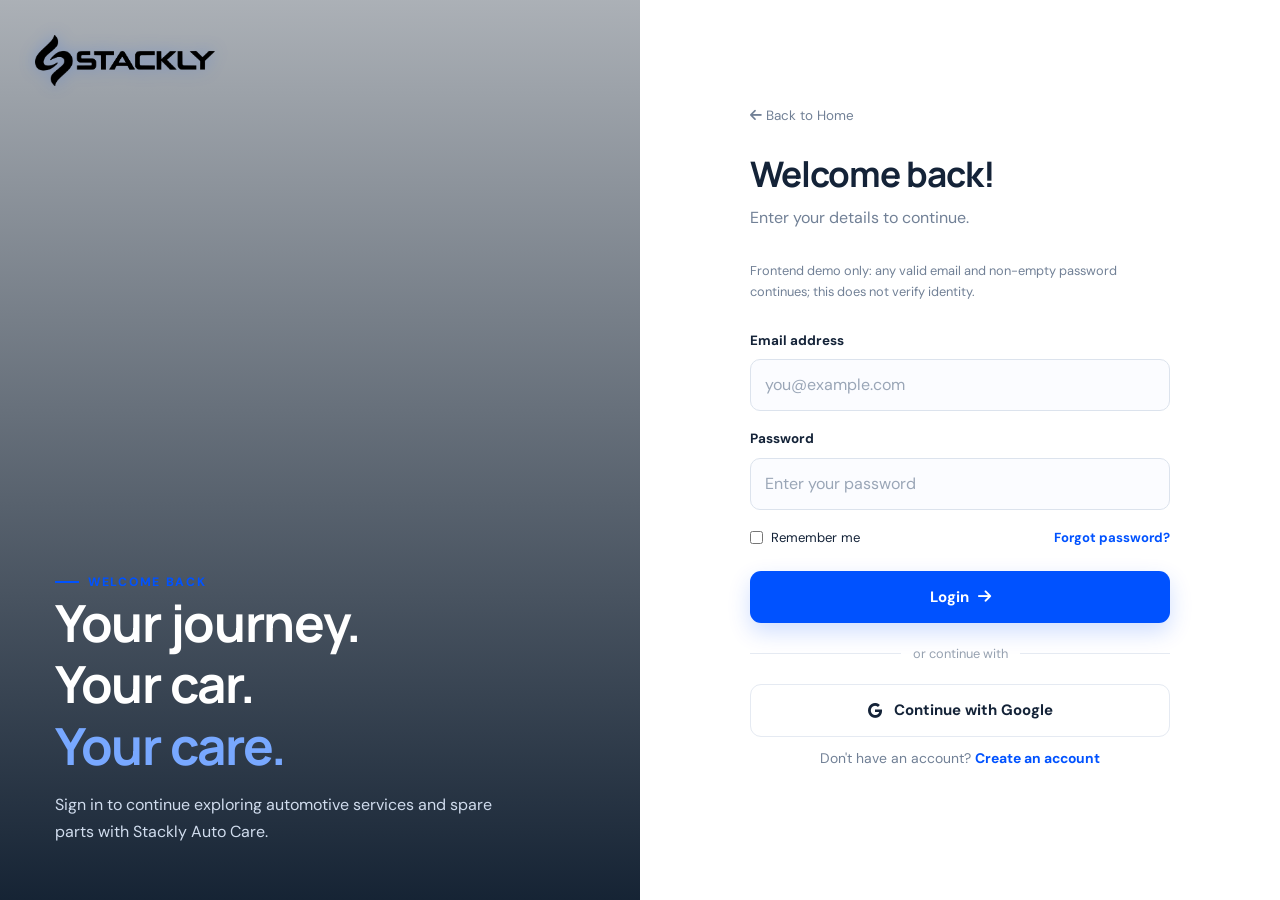
<file: login.html>
<!DOCTYPE html>
<html lang="en">
<head>
  <meta charset="UTF-8">
  <meta name="viewport" content="width=device-width, initial-scale=1">
  <meta name="theme-color" content="#0A2540">
  <title>Login | Stackly Auto Care</title>
  <link rel="icon" href="img/logo (2).webp">
  <link rel="stylesheet" href="https://cdnjs.cloudflare.com/ajax/libs/font-awesome/6.5.2/css/all.min.css">
  <link rel="stylesheet" href="css/style.css">
  <script src="js/main.js" defer></script>
</head>
<body>
  <div class="auth-page">
    <section class="auth-visual">
      <a class="brand" href="index.html">
        <img src="img/logo (2).webp" alt="Stackly Auto Care">
        <span class="brand-name">STACKLY <span>AUTO CARE</span></span>
      </a>
      <div>
        <span class="eyebrow">Welcome back</span>
        <h2>Your journey.<br>Your car.<br><span style="color:#78a8ff">Your care.</span></h2>
        <p>Sign in to continue exploring automotive services and spare parts with Stackly Auto Care.</p>
      </div>
    </section>

    <section class="auth-form-side">
      <div class="auth-form">
        <a href="index.html" class="back-home"><i class="fa-solid fa-arrow-left"></i> Back to Home</a>
        <h1>Welcome back!</h1>
        <p>Enter your details to continue.</p>
        <p class="form-note">Frontend demo only: any valid email and non-empty password continues; this does not verify identity.</p>

        <div class="form-message" role="status" aria-live="polite"></div>

        <form id="login-form">
          <div class="field">
            <label for="login-email">Email address</label>
            <input id="login-email" name="email" type="email" placeholder="you@example.com" autocomplete="email" required>
          </div>

          <div class="field">
            <label for="login-password">Password</label>
            <input id="login-password" name="password" type="password" placeholder="Enter your password" autocomplete="current-password" required>
          </div>

          <div class="auth-options">
            <label class="remember">
              <input type="checkbox" name="remember">
              Remember me
            </label>
            <a href="#" data-forgot-password>Forgot password?</a>
          </div>

          <button type="submit" class="btn btn-primary btn-block">
            Login <i class="fa-solid fa-arrow-right"></i>
          </button>

          <div class="auth-divider">or continue with</div>

          <button type="button" class="btn google-btn" data-google-demo>
            <i class="fa-brands fa-google"></i> Continue with Google
          </button>
        </form>

        <p class="auth-foot">Don't have an account? <a href="signup.html">Create an account</a></p>
        
      </div>
    </section>
  </div>
</body>
</html>
</file>
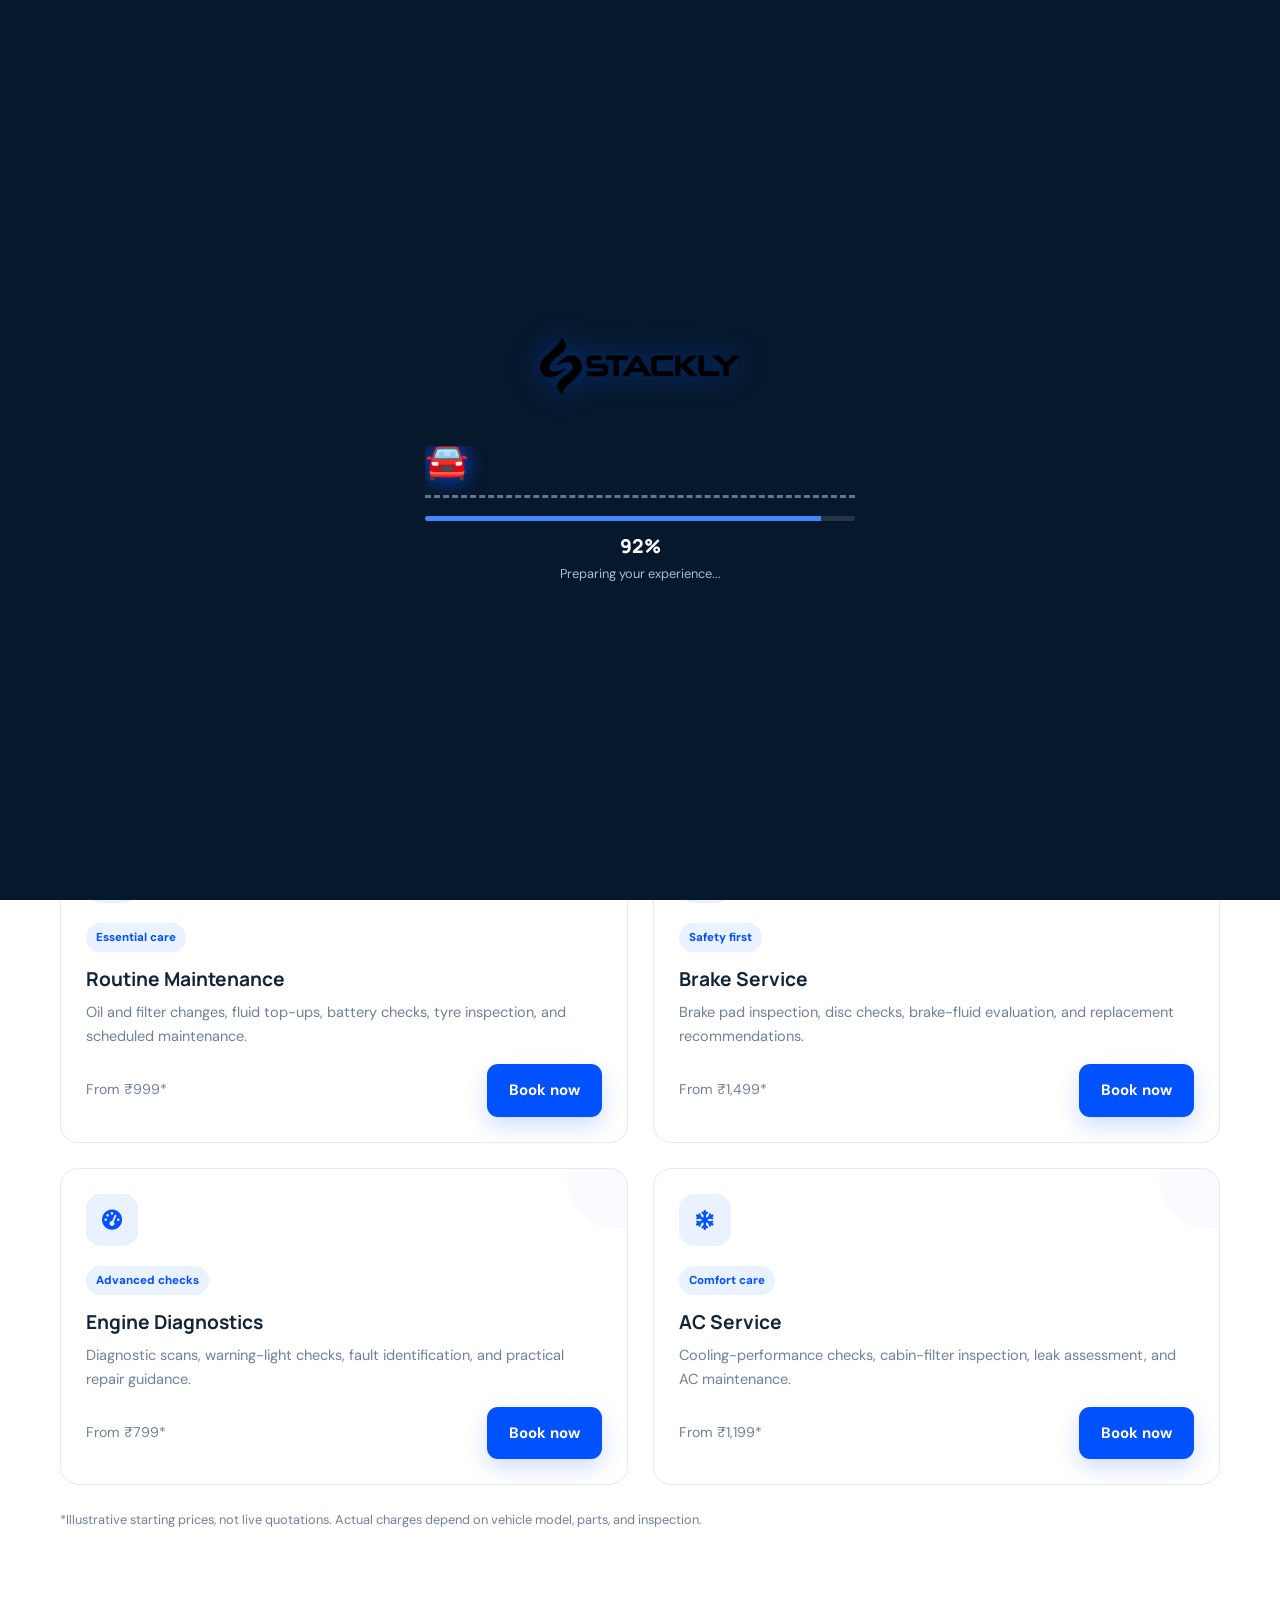
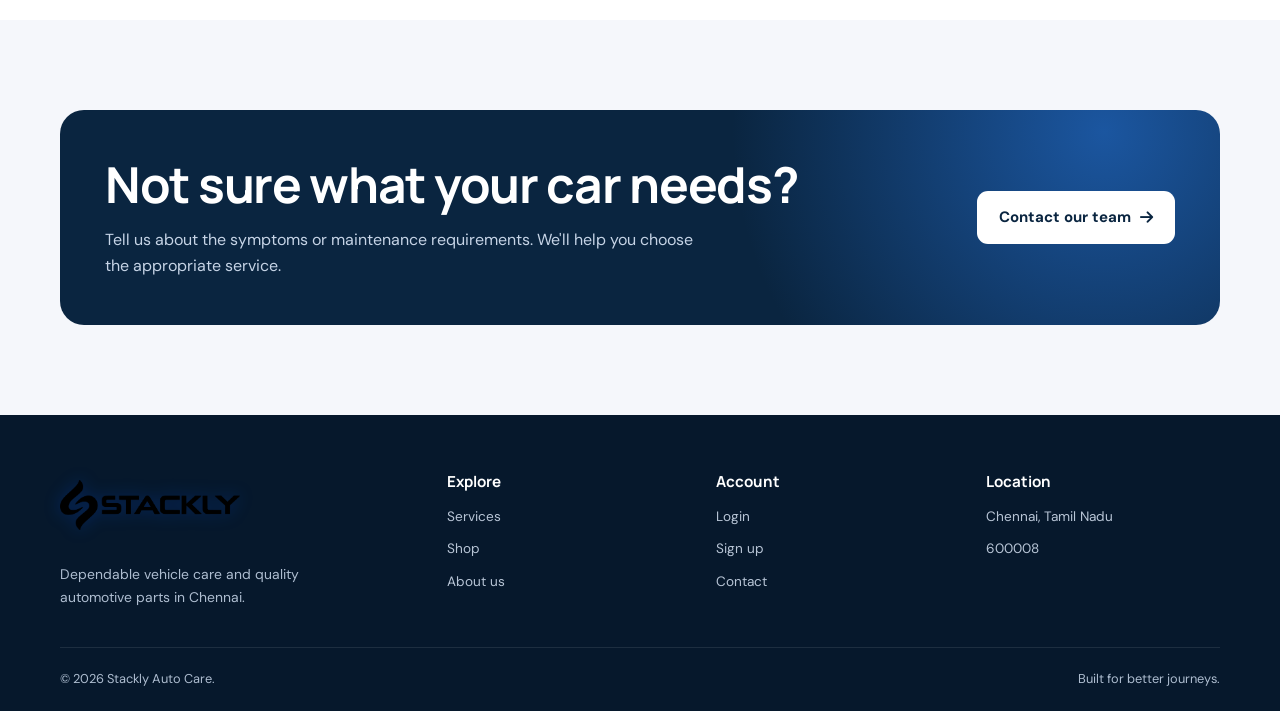
<file: services.html>
<!DOCTYPE html>
<html lang="en">
<head>
  <meta charset="UTF-8"><meta name="viewport" content="width=device-width, initial-scale=1">
  <meta name="theme-color" content="#0A2540">
  <title>Our Services | Stackly Auto Care</title>
  <link rel="icon" href="img/logo (2).webp">
  <link rel="stylesheet" href="https://cdnjs.cloudflare.com/ajax/libs/font-awesome/6.5.2/css/all.min.css">
  <link rel="stylesheet" href="css/style.css"><script src="js/main.js" defer></script>
</head>
<body>
  <div id="preloader"><div class="loader-content"><img class="loader-logo" src="img/logo (2).webp" alt="Stackly Auto Care"><div class="loader-brand">STACKLY <span>AUTO CARE</span></div><div class="road"><span class="driving-car">🚘</span></div><div class="loader-progress"><span id="loader-bar"></span></div><div id="loader-number" class="loader-number">0%</div><div class="loader-caption">Preparing your experience...</div></div></div>
  <header class="site-header"><div class="container navbar">
    <a class="brand" href="index.html"><img src="img/logo (2).webp" alt="Stackly logo"><span class="brand-name">STACKLY <span>AUTO CARE</span></span></a>
    <nav class="nav-links"><a href="index.html">Home</a><a href="services.html">Services</a><a href="shop.html">Shop</a><a href="about.html">About</a><a href="contact.html">Contact</a></nav>
    <div class="nav-actions"><label class="search-wrap"><i class="fa-solid fa-magnifying-glass"></i><input id="global-search" type="search" placeholder="Search services..." aria-label="Search services"></label><a href="shop.html" class="cart-link" aria-label="Open cart"><i class="fa-solid fa-cart-shopping"></i><span class="cart-count">0</span></a><div class="auth-links"><a class="btn btn-outline" href="login.html">Login</a><a class="btn btn-primary" href="signup.html">Sign up</a></div><button class="menu-toggle" aria-label="Toggle navigation" aria-expanded="false"><i class="fa-solid fa-bars"></i></button></div>
  </div></header>

  <main>
    <section class="page-hero"><div class="container"><div class="breadcrumb"><a href="index.html">Home</a> / Services</div><span class="eyebrow">Professional automotive care</span><h1>Expert service.<br>Better journeys.</h1><p>From everyday maintenance to advanced diagnostics, our service offerings are designed to keep your vehicle performing at its best.</p><button class="btn btn-primary mt-24" data-book-service="General Inspection">Book a Service <i class="fa-solid fa-arrow-right"></i></button></div></section>

    <section class="section"><div class="container">
      <div class="section-head"><span class="eyebrow">Our capabilities</span><h2>Everything your car <span class="text-blue">needs.</span></h2><p>Choose a service to get started. Final pricing and availability are confirmed after inspection.</p></div>
      <div class="grid-2">
        <article class="card service-card reveal" data-searchable><div class="icon-box"><i class="fa-solid fa-oil-can"></i></div><span class="pill">Essential care</span><h3 class="mt-16">Routine Maintenance</h3><p>Oil and filter changes, fluid top-ups, battery checks, tyre inspection, and scheduled maintenance.</p><div class="service-meta"><span class="muted small">From ₹999*</span><button class="btn btn-primary" data-book-service="Routine Maintenance">Book now</button></div></article>
        <article class="card service-card reveal" data-searchable><div class="icon-box"><i class="fa-solid fa-car-burst"></i></div><span class="pill">Safety first</span><h3 class="mt-16">Brake Service</h3><p>Brake pad inspection, disc checks, brake-fluid evaluation, and replacement recommendations.</p><div class="service-meta"><span class="muted small">From ₹1,499*</span><button class="btn btn-primary" data-book-service="Brake Service">Book now</button></div></article>
        <article class="card service-card reveal" data-searchable><div class="icon-box"><i class="fa-solid fa-gauge-high"></i></div><span class="pill">Advanced checks</span><h3 class="mt-16">Engine Diagnostics</h3><p>Diagnostic scans, warning-light checks, fault identification, and practical repair guidance.</p><div class="service-meta"><span class="muted small">From ₹799*</span><button class="btn btn-primary" data-book-service="Engine Diagnostics">Book now</button></div></article>
        <article class="card service-card reveal" data-searchable><div class="icon-box"><i class="fa-solid fa-snowflake"></i></div><span class="pill">Comfort care</span><h3 class="mt-16">AC Service</h3><p>Cooling-performance checks, cabin-filter inspection, leak assessment, and AC maintenance.</p><div class="service-meta"><span class="muted small">From ₹1,199*</span><button class="btn btn-primary" data-book-service="AC Service">Book now</button></div></article>
      </div>
      <p class="form-note mt-24">*Illustrative starting prices, not live quotations. Actual charges depend on vehicle model, parts, and inspection.</p>
    </div></section>

    <section class="section section-soft"><div class="container cta-panel reveal"><div><h2>Not sure what your car needs?</h2><p>Tell us about the symptoms or maintenance requirements. We'll help you choose the appropriate service.</p></div><a href="contact.html" class="btn btn-white">Contact our team <i class="fa-solid fa-arrow-right"></i></a></div></section>
  </main>

  <footer class="site-footer"><div class="container"><div class="footer-grid">
    <div><a class="brand" href="index.html"><img src="img/logo (2).webp" alt="Stackly"><span class="brand-name">STACKLY <span>AUTO CARE</span></span></a><p class="footer-about">Dependable vehicle care and quality automotive parts in Chennai.</p></div>
    <div><h4>Explore</h4><ul class="footer-links"><li><a href="services.html">Services</a></li><li><a href="shop.html">Shop</a></li><li><a href="about.html">About us</a></li></ul></div>
    <div><h4>Account</h4><ul class="footer-links"><li><a href="login.html">Login</a></li><li><a href="signup.html">Sign up</a></li><li><a href="contact.html">Contact</a></li></ul></div>
    <div><h4>Location</h4><ul class="footer-links"><li>Chennai, Tamil Nadu</li><li>600008</li></ul></div>
  </div><div class="footer-bottom"><span>© 2026 Stackly Auto Care.</span><span>Built for better journeys.</span></div></div></footer>

  <div id="booking-modal" class="modal-backdrop" aria-hidden="true"><div class="modal-box" role="dialog" aria-modal="true" aria-labelledby="booking-title">
    <div class="modal-head"><h2 id="booking-title" style="font-size:1.5rem">Book a Service</h2><button class="icon-btn" data-book-close aria-label="Close booking form"><i class="fa-solid fa-xmark"></i></button></div>
    <form>
      <div class="form-grid">
        <div class="field full"><label for="booking-service">Service</label><select id="booking-service" name="service" required><option value="">Choose service</option><option>Routine Maintenance</option><option>Brake Service</option><option>Engine Diagnostics</option><option>AC Service</option><option>General Inspection</option></select></div>
        <div class="field"><label for="booking-name">Full name</label><input id="booking-name" name="name" required autocomplete="name"></div>
        <div class="field"><label for="booking-phone">Phone number</label><input id="booking-phone" name="phone" type="tel" pattern="[0-9 +()-]{10,16}" required autocomplete="tel"></div>
        <div class="field"><label for="booking-car">Vehicle model</label><input id="booking-car" name="vehicle" required placeholder="e.g. Hyundai i20"></div>
        <div class="field"><label for="booking-date">Preferred date</label><input id="booking-date" name="date" type="date" required></div>
        <div class="field full"><label for="booking-notes">Additional details</label><textarea id="booking-notes" name="notes" placeholder="Describe the issue (optional)"></textarea></div>
      </div>
      <button class="btn btn-primary btn-block mt-24" type="submit">Submit Booking Request</button>
      <p class="form-note mt-16">Demo form only; server-side booking confirmation is not configured.</p>
    </form>
  </div></div>

  <div id="cart-overlay" class="drawer-overlay" aria-hidden="true"><aside class="cart-drawer" role="dialog" aria-modal="true" aria-label="Shopping cart"><div class="drawer-head"><h2 style="font-size:1.5rem">Your Cart</h2><button class="icon-btn" data-cart-close aria-label="Close cart"><i class="fa-solid fa-xmark"></i></button></div><div id="cart-items" class="cart-items"></div><div class="cart-summary"><div class="total-row"><span>Total</span><span id="cart-total">₹0</span></div><button id="checkout-btn" class="btn btn-primary btn-block">Continue to Checkout</button><p class="form-note mt-16">Demo checkout only.</p></div></aside></div>
</body>
</html>
</file>
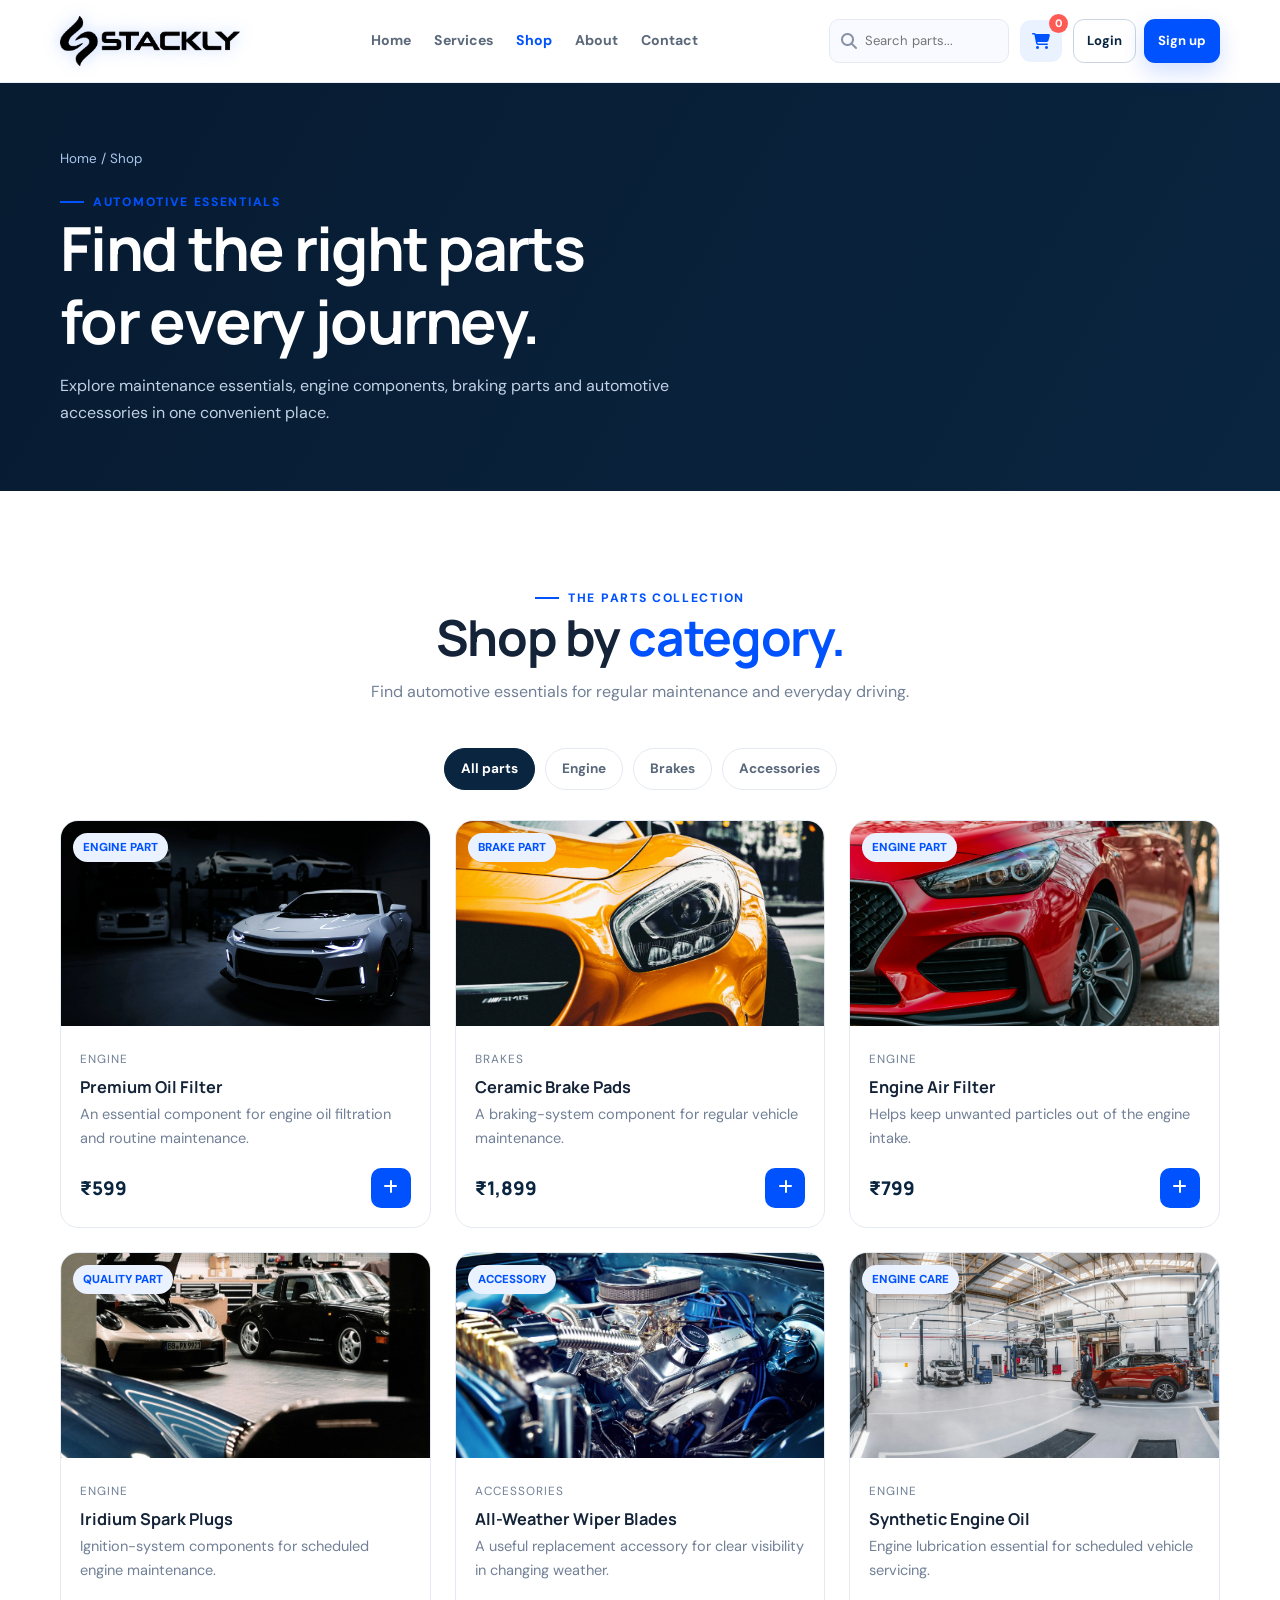
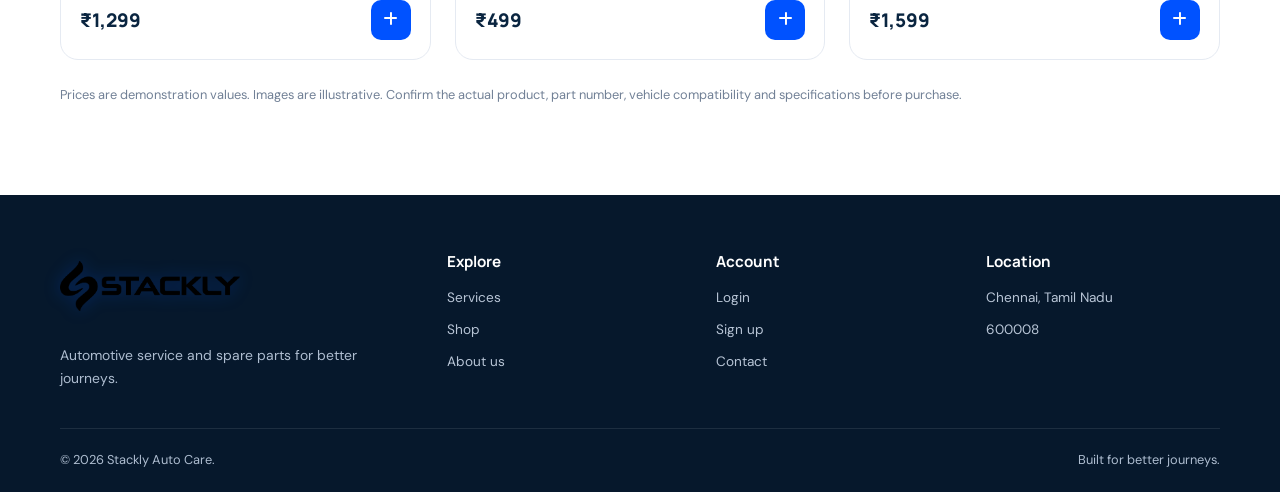
<file: shop.html>
<!DOCTYPE html>
<html lang="en">
<head>
    <meta charset="UTF-8">
    <meta name="viewport" content="width=device-width, initial-scale=1.0">
    <meta name="theme-color" content="#0A2540">

    <title>Shop Spare Parts | Stackly Auto Care</title>

    <link rel="icon" href="img/logo (2).webp">

    <link
        rel="stylesheet"
        href="https://cdnjs.cloudflare.com/ajax/libs/font-awesome/6.5.2/css/all.min.css"
    >

    <link rel="stylesheet" href="css/style.css">

    <script src="js/main.js" defer></script>
</head>

<body>

    <!-- PRELOADER -->
    <div id="preloader">
        <div class="loader-content">

            <img
                class="loader-logo"
                src="img/logo (2).webp"
                alt="Stackly Auto Care"
            >

            <div class="loader-brand">
                STACKLY <span>AUTO CARE</span>
            </div>

            <div class="road">
                <span class="driving-car">🚘</span>
            </div>

            <div class="loader-progress">
                <span id="loader-bar"></span>
            </div>

            <div id="loader-number" class="loader-number">0%</div>

            <div class="loader-caption">
                Preparing your experience...
            </div>

        </div>
    </div>


    <!-- HEADER -->
    <header class="site-header">
        <div class="container navbar">

            <a class="brand" href="index.html">
                <img src="img/logo (2).webp" alt="Stackly logo">

                <span class="brand-name">
                    STACKLY
                    <span>AUTO CARE</span>
                </span>
            </a>


            <!-- NAVIGATION -->
            <nav class="nav-links">
                <a href="index.html">Home</a>
                <a href="services.html">Services</a>
                <a href="shop.html" class="active">Shop</a>
                <a href="about.html">About</a>
                <a href="contact.html">Contact</a>
            </nav>


            <!-- HEADER ACTIONS -->
            <div class="nav-actions">

                <label class="search-wrap">
                    <i class="fa-solid fa-magnifying-glass"></i>

                    <input
                        id="global-search"
                        type="search"
                        placeholder="Search parts..."
                        aria-label="Search products"
                    >
                </label>


                <a
                    href="#products"
                    class="cart-link"
                    aria-label="Open cart"
                >
                    <i class="fa-solid fa-cart-shopping"></i>
                    <span class="cart-count">0</span>
                </a>


                <div class="auth-links">
                    <a class="btn btn-outline" href="login.html">
                        Login
                    </a>

                    <a class="btn btn-primary" href="signup.html">
                        Sign up
                    </a>
                </div>


                <button
                    class="menu-toggle"
                    aria-label="Toggle navigation"
                    aria-expanded="false"
                >
                    <i class="fa-solid fa-bars"></i>
                </button>

            </div>
        </div>
    </header>



    <!-- MAIN CONTENT -->
    <main>

        <!-- SHOP HERO -->
        <section class="page-hero">
            <div class="container">

                <div class="breadcrumb">
                    <a href="index.html">Home</a> / Shop
                </div>

                <span class="eyebrow">
                    AUTOMOTIVE ESSENTIALS
                </span>

                <h1>
                    Find the right parts
                    <br>
                    for every journey.
                </h1>

                <p>
                    Explore maintenance essentials, engine components,
                    braking parts and automotive accessories in one
                    convenient place.
                </p>

            </div>
        </section>



        <!-- PRODUCTS SECTION -->
        <section
            class="section"
            id="products"
            data-search-results
        >
            <div class="container">

                <div class="section-head">

                    <span class="eyebrow">
                        THE PARTS COLLECTION
                    </span>

                    <h2>
                        Shop by
                        <span class="text-blue">category.</span>
                    </h2>

                    <p>
                        Find automotive essentials for regular maintenance
                        and everyday driving.
                    </p>

                </div>



                <!-- CATEGORY FILTERS -->
                <div class="filter-row">

                    <button
                        class="filter-btn active"
                        data-filter="all"
                    >
                        All parts
                    </button>

                    <button
                        class="filter-btn"
                        data-filter="Engine"
                    >
                        Engine
                    </button>

                    <button
                        class="filter-btn"
                        data-filter="Brakes"
                    >
                        Brakes
                    </button>

                    <button
                        class="filter-btn"
                        data-filter="Accessories"
                    >
                        Accessories
                    </button>

                </div>


                <p
                    id="search-result"
                    class="muted small mb-24"
                    aria-live="polite"
                ></p>



                <!-- PRODUCT GRID -->
                <div class="grid-3">


                    <!-- PRODUCT 1: OIL FILTER -->
                    <article
                        class="card product-card reveal"
                        data-category="Engine"
                        data-searchable
                    >

                        <div class="product-image">

                            <img
                                src="img/peter-broomfield-m3m-lnR90uM-unsplash.webp"
                                alt="Automotive engine and maintenance parts"
                                loading="lazy"
                            >

                            <span class="pill oem-badge">
                                ENGINE PART
                            </span>

                        </div>

                        <div class="product-body">

                            <span class="product-category">
                                Engine
                            </span>

                            <h3>Premium Oil Filter</h3>

                            <p>
                                An essential component for engine oil
                                filtration and routine maintenance.
                            </p>

                            <div class="product-bottom">

                                <span class="price">₹599</span>

                                <button
                                    class="add-cart"
                                    data-product="oil-filter"
                                    aria-label="Add Premium Oil Filter to cart"
                                >
                                    <i class="fa-solid fa-plus"></i>
                                </button>

                            </div>

                        </div>
                    </article>



                    <!-- PRODUCT 2: BRAKE PADS -->
                    <article
                        class="card product-card reveal"
                        data-category="Brakes"
                        data-searchable
                    >

                        <div class="product-image">

                            <img
                                src="img/andrey-zvyagintsev-cj8RKNAN1jY-unsplash.webp"
                                alt="Automotive parts for vehicle maintenance"
                                loading="lazy"
                            >

                            <span class="pill oem-badge">
                                BRAKE PART
                            </span>

                        </div>

                        <div class="product-body">

                            <span class="product-category">
                                Brakes
                            </span>

                            <h3>Ceramic Brake Pads</h3>

                            <p>
                                A braking-system component for regular
                                vehicle maintenance.
                            </p>

                            <div class="product-bottom">

                                <span class="price">₹1,899</span>

                                <button
                                    class="add-cart"
                                    data-product="brake-pads"
                                    aria-label="Add Ceramic Brake Pads to cart"
                                >
                                    <i class="fa-solid fa-plus"></i>
                                </button>

                            </div>

                        </div>
                    </article>



                    <!-- PRODUCT 3: AIR FILTER -->
                    <article
                        class="card product-card reveal"
                        data-category="Engine"
                        data-searchable
                    >

                        <div class="product-image">

                            <img
                                src="img/adam-stefanca-hdMSxGizchk-unsplash.webp"
                                alt="Vehicle engine maintenance"
                                loading="lazy"
                            >

                            <span class="pill oem-badge">
                                ENGINE PART
                            </span>

                        </div>

                        <div class="product-body">

                            <span class="product-category">
                                Engine
                            </span>

                            <h3>Engine Air Filter</h3>

                            <p>
                                Helps keep unwanted particles out of
                                the engine intake.
                            </p>

                            <div class="product-bottom">

                                <span class="price">₹799</span>

                                <button
                                    class="add-cart"
                                    data-product="air-filter"
                                    aria-label="Add Engine Air Filter to cart"
                                >
                                    <i class="fa-solid fa-plus"></i>
                                </button>

                            </div>

                        </div>
                    </article>



                    <!-- PRODUCT 4: SPARK PLUGS -->
                    <article
                        class="card product-card reveal"
                        data-category="Engine"
                        data-searchable
                    >

                        <div class="product-image">

                            <img
                                src="img/alex-butsko-ZLpZOaHDJlc-unsplash.webp"
                                alt="Automotive components"
                                loading="lazy"
                            >

                            <span class="pill oem-badge">
                                QUALITY PART
                            </span>

                        </div>

                        <div class="product-body">

                            <span class="product-category">
                                Engine
                            </span>

                            <h3>Iridium Spark Plugs</h3>

                            <p>
                                Ignition-system components for
                                scheduled engine maintenance.
                            </p>

                            <div class="product-bottom">

                                <span class="price">₹1,299</span>

                                <button
                                    class="add-cart"
                                    data-product="spark-plugs"
                                    aria-label="Add Iridium Spark Plugs to cart"
                                >
                                    <i class="fa-solid fa-plus"></i>
                                </button>

                            </div>

                        </div>
                    </article>



                    <!-- PRODUCT 5: WIPER BLADES -->
                    <article
                        class="card product-card reveal"
                        data-category="Accessories"
                        data-searchable
                    >

                        <div class="product-image">

                            <img
                                src="img/tim-mossholder-VurHDpO4VYI-unsplash.webp"
                                alt="Automotive equipment and accessories"
                                loading="lazy"
                            >

                            <span class="pill oem-badge">
                                ACCESSORY
                            </span>

                        </div>

                        <div class="product-body">

                            <span class="product-category">
                                Accessories
                            </span>

                            <h3>All-Weather Wiper Blades</h3>

                            <p>
                                A useful replacement accessory for
                                clear visibility in changing weather.
                            </p>

                            <div class="product-bottom">

                                <span class="price">₹499</span>

                                <button
                                    class="add-cart"
                                    data-product="wiper-blades"
                                    aria-label="Add Wiper Blades to cart"
                                >
                                    <i class="fa-solid fa-plus"></i>
                                </button>

                            </div>

                        </div>
                    </article>



                    <!-- PRODUCT 6: ENGINE OIL -->
                    <article
                        class="card product-card reveal"
                        data-category="Engine"
                        data-searchable
                    >

                        <div class="product-image">

                            <img
                                src="img/mehmet-talha-onuk-pnsfHAAA-k4-unsplash.webp"
                                alt="Automotive maintenance equipment"
                                loading="lazy"
                            >

                            <span class="pill oem-badge">
                                ENGINE CARE
                            </span>

                        </div>

                        <div class="product-body">

                            <span class="product-category">
                                Engine
                            </span>

                            <h3>Synthetic Engine Oil</h3>

                            <p>
                                Engine lubrication essential for
                                scheduled vehicle servicing.
                            </p>

                            <div class="product-bottom">

                                <span class="price">₹1,599</span>

                                <button
                                    class="add-cart"
                                    data-product="engine-oil"
                                    aria-label="Add Synthetic Engine Oil to cart"
                                >
                                    <i class="fa-solid fa-plus"></i>
                                </button>

                            </div>

                        </div>
                    </article>


                </div>


                <p class="form-note mt-24">
                    Prices are demonstration values. Images are illustrative.
                    Confirm the actual product, part number, vehicle
                    compatibility and specifications before purchase.
                </p>

            </div>
        </section>

    </main>



    <!-- FOOTER -->
    <footer class="site-footer">

        <div class="container">

            <div class="footer-grid">


                <!-- BRAND -->
                <div>

                    <a class="brand" href="index.html">

                        <img
                            src="img/logo (2).webp"
                            alt="Stackly Auto Care"
                        >

                        <span class="brand-name">
                            STACKLY
                            <span>AUTO CARE</span>
                        </span>

                    </a>

                    <p class="footer-about">
                        Automotive service and spare parts
                        for better journeys.
                    </p>

                </div>



                <!-- EXPLORE -->
                <div>

                    <h4>Explore</h4>

                    <ul class="footer-links">
                        <li>
                            <a href="services.html">Services</a>
                        </li>

                        <li>
                            <a href="shop.html">Shop</a>
                        </li>

                        <li>
                            <a href="about.html">About us</a>
                        </li>
                    </ul>

                </div>



                <!-- ACCOUNT -->
                <div>

                    <h4>Account</h4>

                    <ul class="footer-links">
                        <li>
                            <a href="login.html">Login</a>
                        </li>

                        <li>
                            <a href="signup.html">Sign up</a>
                        </li>

                        <li>
                            <a href="contact.html">Contact</a>
                        </li>
                    </ul>

                </div>



                <!-- LOCATION -->
                <div>

                    <h4>Location</h4>

                    <ul class="footer-links">
                        <li>Chennai, Tamil Nadu</li>
                        <li>600008</li>
                    </ul>

                </div>

            </div>



            <div class="footer-bottom">

                <span>
                    © 2026 Stackly Auto Care.
                </span>

                <span>
                    Built for better journeys.
                </span>

            </div>

        </div>

    </footer>



    <!-- SHOPPING CART DRAWER -->
    <div
        id="cart-overlay"
        class="drawer-overlay"
        aria-hidden="true"
    >

        <aside
            class="cart-drawer"
            role="dialog"
            aria-modal="true"
            aria-label="Shopping cart"
        >

            <div class="drawer-head">

                <h2 style="font-size: 1.5rem;">
                    Your Cart
                </h2>

                <button
                    class="icon-btn"
                    data-cart-close
                    aria-label="Close cart"
                >
                    <i class="fa-solid fa-xmark"></i>
                </button>

            </div>


            <div
                id="cart-items"
                class="cart-items"
            ></div>


            <div class="cart-summary">

                <div class="total-row">

                    <span>Total</span>

                    <span id="cart-total">₹0</span>

                </div>


                <button
                    id="checkout-btn"
                    class="btn btn-primary btn-block"
                >
                    Continue to Checkout
                </button>


                <p class="form-note mt-16">
                    Demo checkout only; no payment is processed.
                </p>

            </div>

        </aside>

    </div>

</body>
</html>
</file>
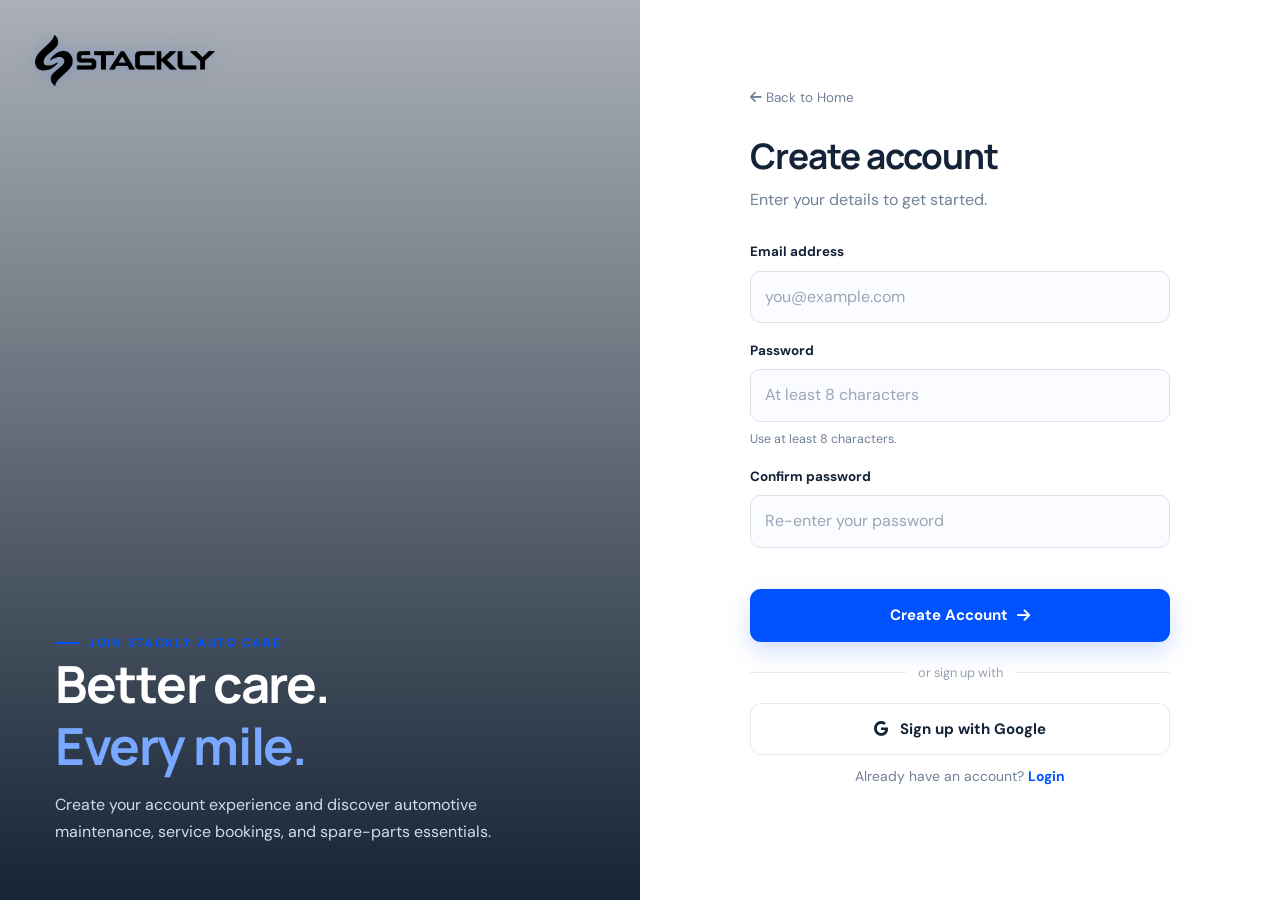
<file: signup.html>
<!DOCTYPE html>
<html lang="en">
<head>
  <meta charset="UTF-8">
  <meta name="viewport" content="width=device-width, initial-scale=1">
  <meta name="theme-color" content="#0A2540">
  <title>Create Account | Stackly Auto Care</title>
  <link rel="icon" href="img/logo (2).webp">
  <link rel="stylesheet" href="https://cdnjs.cloudflare.com/ajax/libs/font-awesome/6.5.2/css/all.min.css">
  <link rel="stylesheet" href="css/style.css">
  <script src="js/main.js" defer></script>
</head>
<body>
  <div class="auth-page">
    <section class="auth-visual">
      <a class="brand" href="index.html">
        <img src="img/logo (2).webp" alt="Stackly Auto Care">
      </a>
      <div>
        <span class="eyebrow">Join Stackly Auto Care</span>
        <h2>Better care.<br><span style="color:#78a8ff">Every mile.</span></h2>
        <p>Create your account experience and discover automotive maintenance, service bookings, and spare-parts essentials.</p>
      </div>
    </section>

    <section class="auth-form-side">
      <div class="auth-form">
        <a href="index.html" class="back-home"><i class="fa-solid fa-arrow-left"></i> Back to Home</a>
        <h1>Create account</h1>
        <p>Enter your details to get started.</p>

        <div class="form-message" role="status" aria-live="polite"></div>

        <form id="signup-form">
          <div class="field">
            <label for="signup-email">Email address</label>
            <input id="signup-email" name="email" type="email" placeholder="you@example.com" autocomplete="email" required>
          </div>

          <div class="field">
            <label for="signup-password">Password</label>
            <input id="signup-password" name="password" type="password" placeholder="At least 8 characters" autocomplete="new-password" minlength="8" required>
            <span class="password-hint">Use at least 8 characters.</span>
          </div>

          <div class="field">
            <label for="confirm-password">Confirm password</label>
            <input id="confirm-password" name="confirmPassword" type="password" placeholder="Re-enter your password" autocomplete="new-password" minlength="8" required>
          </div>

          <button type="submit" class="btn btn-primary btn-block mt-24">
            Create Account <i class="fa-solid fa-arrow-right"></i>
          </button>

          <div class="auth-divider">or sign up with</div>

          <button type="button" class="btn google-btn" data-google-demo>
            <i class="fa-brands fa-google"></i> Sign up with Google
          </button>
        </form>

        <p class="auth-foot">Already have an account? <a href="login.html">Login</a></p>
      </div>
    </section>
  </div>
</body>
</html>
</file>
<file: css/style.css>
/* =========================================================
   STACKLY AUTO CARE — COMPLETE RESPONSIVE STYLESHEET
   File: css/style.css
   Logo: img/logo (2).webp
   ========================================================= */

@import url('https://fonts.googleapis.com/css2?family=DM+Sans:wght@400;500;600;700&family=Manrope:wght@400;500;600;700;800&display=swap');

/* ==================== ROOT VARIABLES ==================== */

:root {
  --navy: #0A2540;
  --navy-deep: #06182c;
  --blue: #0052FF;
  --blue-light: #eaf1ff;
  --white: #fff;
  --bg: #f5f7fb;
  --text: #142338;
  --muted: #718096;
  --border: #e5eaf2;
  --green: #16a36a;
  --radius: 18px;
  --shadow: 0 18px 50px rgba(10, 37, 64, .09);
}

/* ==================== RESET & GLOBAL ==================== */

* {
  box-sizing: border-box;
  margin: 0;
  padding: 0;
}

html {
  scroll-behavior: smooth;
  scroll-padding-top: 95px;
  -webkit-text-size-adjust: 100%;
}

body {
  font-family: 'DM Sans', sans-serif;
  color: var(--text);
  background: var(--white);
  line-height: 1.65;
  overflow-x: clip;
}

body.loading {
  overflow: hidden;
}

img {
  display: block;
  max-width: 100%;
}

a {
  color: inherit;
  text-decoration: none;
}

button,
input,
select,
textarea {
  font: inherit;
  -webkit-tap-highlight-color: transparent;
}

button {
  cursor: pointer;
}

button:focus-visible,
a:focus-visible,
input:focus-visible,
select:focus-visible,
textarea:focus-visible {
  outline: 3px solid var(--blue);
  outline-offset: 3px;
}

.container {
  width: min(1160px, calc(100% - 40px));
  margin-inline: auto;
}

.section {
  padding: 90px 0;
}

.section-soft {
  background: var(--bg);
}

.section-head {
  max-width: 680px;
  margin: 0 auto 42px;
  text-align: center;
}

.section-head p {
  color: var(--muted);
  margin-top: 12px;
}

.eyebrow {
  display: inline-flex;
  align-items: center;
  gap: 9px;
  font-size: .76rem;
  font-weight: 800;
  letter-spacing: 1.7px;
  color: var(--blue);
  text-transform: uppercase;
}

.eyebrow::before {
  content: "";
  width: 24px;
  height: 2px;
  background: currentColor;
  flex-shrink: 0;
}

h1,
h2,
h3,
h4 {
  font-family: Manrope, sans-serif;
  line-height: 1.2;
}

h1 {
  font-size: clamp(2.5rem, 5.6vw, 4.7rem);
  letter-spacing: -2.6px;
}

h2 {
  font-size: clamp(2rem, 4vw, 3.1rem);
  letter-spacing: -1.3px;
}

h3 {
  font-size: 1.2rem;
}

p {
  overflow-wrap: break-word;
}

.muted {
  color: var(--muted);
}

.small {
  font-size: .88rem;
}

.text-blue {
  color: var(--blue);
}

.mt-16 {
  margin-top: 16px;
}

.mt-24 {
  margin-top: 24px;
}

.mb-24 {
  margin-bottom: 24px;
}

/* ==================== BUTTONS ==================== */

.btn {
  display: inline-flex;
  align-items: center;
  justify-content: center;
  gap: 9px;
  padding: 13px 21px;
  border: 1px solid transparent;
  border-radius: 11px;
  font-size: .94rem;
  font-weight: 700;
  text-align: center;
  transition:
    transform .25s ease,
    background .25s ease,
    color .25s ease,
    box-shadow .25s ease,
    border-color .25s ease;
}

.btn:hover {
  transform: translateY(-3px);
}

.btn-primary {
  color: white;
  background: var(--blue);
  box-shadow: 0 9px 22px #0052ff30;
}

.btn-primary:hover {
  background: #003fce;
  box-shadow: 0 12px 26px #0052ff40;
}

.btn-dark {
  color: white;
  background: var(--navy);
}

.btn-dark:hover {
  background: #123c64;
}

.btn-outline {
  color: var(--navy);
  background: white;
  border-color: #cbd5e1;
}

.btn-outline:hover {
  color: var(--blue);
  border-color: var(--blue);
}

.btn-white {
  color: var(--navy);
  background: white;
}

.btn-block {
  width: 100%;
}

button:disabled {
  opacity: .55;
  cursor: not-allowed;
  transform: none !important;
}

/* ==================== LOGO ==================== */

.brand {
  display: inline-flex;
  align-items: center;
  justify-content: flex-start;
  flex-shrink: 0;
  gap: 0;
  line-height: 1;
  text-decoration: none;
}

.brand-name {
  display: none !important;
}

.brand img {
  display: block;
  width: 180px;
  height: 65px;
  max-width: 100%;
  object-fit: contain;
  object-position: left center;
  filter: drop-shadow(0 0 8px rgba(0, 82, 255, .25));
  transition: transform .3s ease, filter .3s ease;
}

.brand:hover img {
  transform: scale(1.04);
  filter: drop-shadow(0 0 12px rgba(0, 82, 255, .5));
}

.site-footer .brand img {
  width: 180px;
  height: 65px;
}

.auth-visual .brand {
  position: absolute;
  top: 28px;
  left: 35px;
}

.auth-visual .brand img {
  width: 180px;
  height: 65px;
}

/* ==================== PRELOADER ==================== */

#preloader {
  position: fixed;
  inset: 0;
  z-index: 9999;
  display: grid;
  place-items: center;
  color: white;
  background: var(--navy-deep);
  transition: opacity .55s ease, visibility .55s ease;
}

#preloader.finished {
  opacity: 0;
  visibility: hidden;
  pointer-events: none;
}

.loader-content {
  width: min(430px, 86vw);
  text-align: center;
}

.loader-logo {
  display: block;
  width: 200px;
  height: 100px;
  max-width: 85%;
  margin: 0 auto 15px;
  object-fit: contain;
  filter: drop-shadow(0 0 14px rgba(0, 82, 255, .5));
  animation: logoGlow 1.6s infinite alternate;
}

.loader-brand,
.loader-brand span {
  display: none !important;
}

.road {
  position: relative;
  height: 52px;
  margin: 30px 0 18px;
  overflow: hidden;
  border-bottom: 3px dashed #ffffff65;
}

.driving-car {
  position: absolute;
  bottom: 4px;
  left: 0;
  font-size: 35px;
  filter: drop-shadow(0 0 10px #0052ff);
  animation: driveRoad 2.5s linear infinite;
}

.loader-progress {
  height: 5px;
  overflow: hidden;
  border-radius: 10px;
  background: #ffffff20;
}

.loader-progress span {
  display: block;
  width: 0;
  height: 100%;
  background: #4387ff;
  transition: width .1s linear;
}

.loader-number {
  margin-top: 12px;
  font: 800 1.2rem Manrope, sans-serif;
}

.loader-caption {
  margin-top: 4px;
  color: #aabbd2;
  font-size: .8rem;
}

/* ==================== HEADER & NAVIGATION ==================== */

.site-header {
  position: sticky;
  top: 0;
  z-index: 3000;
  isolation: isolate;
  background: rgba(255, 255, 255, .96);
  backdrop-filter: blur(18px);
  -webkit-backdrop-filter: blur(18px);
  border-bottom: 1px solid rgba(229, 234, 242, .85);
  transition: box-shadow .25s ease;
}

.site-header.scrolled {
  box-shadow: 0 8px 25px #0a254012;
}

.navbar {
  position: relative;
  min-height: 82px;
  display: flex;
  align-items: center;
  justify-content: space-between;
  gap: 22px;
}

.nav-links {
  display: flex;
  align-items: center;
  gap: 23px;
}

.nav-links a {
  color: #5b687a;
  font-size: .88rem;
  font-weight: 700;
  transition: color .2s ease;
}

.nav-links a:hover,
.nav-links a.active {
  color: var(--blue);
}

.nav-actions {
  position: relative;
  z-index: 3002;
  display: flex;
  align-items: center;
  gap: 11px;
}

.search-wrap {
  position: relative;
}

.search-wrap input {
  width: 180px;
  padding: 10px 13px 10px 35px;
  border: 1px solid var(--border);
  border-radius: 10px;
  outline: none;
  background: #f8faff;
  font-size: .82rem;
}

.search-wrap input:focus {
  border-color: var(--blue);
}

.search-wrap i {
  position: absolute;
  top: 50%;
  left: 12px;
  color: #8793a5;
  transform: translateY(-50%);
}

.cart-link {
  position: relative;
  display: grid;
  place-items: center;
  flex-shrink: 0;
  width: 42px;
  height: 42px;
  border-radius: 11px;
  color: var(--blue);
  background: var(--blue-light);
}

.cart-count {
  position: absolute;
  top: -6px;
  right: -6px;
  display: grid;
  place-items: center;
  min-width: 19px;
  height: 19px;
  padding: 0 4px;
  border-radius: 20px;
  color: white;
  background: #ff5b55;
  font-size: .68rem;
  font-weight: 800;
}

.auth-links {
  display: flex;
  gap: 8px;
}

.auth-links .btn {
  padding: 10px 13px;
  font-size: .82rem;
}

/* Mobile-only Login and Sign up links.
   Keep hidden on desktop. */

.mobile-auth-links {
  display: none;
}

.menu-toggle {
  display: none;
  position: relative;
  z-index: 3003;
  flex-shrink: 0;
  place-items: center;
  width: 43px;
  height: 43px;
  margin-left: 0;
  border: 0;
  border-radius: 10px;
  color: var(--navy);
  background: var(--blue-light);
  font-size: 1.2rem;
  cursor: pointer;
  pointer-events: auto;
  touch-action: manipulation;
  -webkit-tap-highlight-color: transparent;
}

/* ==================== HERO SECTION ==================== */

.hero {
  position: relative;
  overflow: hidden;
  color: white;
  background:
    radial-gradient(ellipse at 78% 35%, #174d85 0%, transparent 40%),
    linear-gradient(120deg, #06182c, #0a2540 60%, #102e51);
}

.hero::after {
  content: "";
  position: absolute;
  right: -190px;
  bottom: -270px;
  width: 470px;
  height: 470px;
  border: 1px solid #ffffff15;
  border-radius: 50%;
  box-shadow: 0 0 0 50px #ffffff08, 0 0 0 100px #ffffff05;
  pointer-events: none;
}

.hero-grid {
  display: grid;
  grid-template-columns: 1.08fr .92fr;
  align-items: center;
  gap: 40px;
  min-height: 590px;
  padding-top: 65px;
  padding-bottom: 65px;
}

.hero-copy {
  position: relative;
  z-index: 2;
}

.hero .eyebrow {
  color: #91baff;
}

.hero-copy h1 {
  margin: 22px 0;
}

.hero-copy h1 span {
  color: #78a8ff;
}

.hero-copy > p {
  max-width: 560px;
  color: #c3d1e4;
  font-size: 1.06rem;
}

.hero-actions {
  display: flex;
  flex-wrap: wrap;
  gap: 13px;
  margin-top: 29px;
}

.hero-trust {
  display: flex;
  flex-wrap: wrap;
  gap: 20px;
  margin-top: 28px;
  color: #d2deed;
  font-size: .83rem;
}

.hero-trust i {
  margin-right: 6px;
  color: #74a8ff;
}

.hero-visual {
  position: relative;
  z-index: 1;
  min-width: 0;
}

.hero-car-image {
  width: 100%;
  height: 365px;
  object-fit: cover;
  border: 1px solid #ffffff25;
  border-radius: 28px;
  box-shadow: 0 30px 80px #00000040;
  animation: floatCar 5s ease-in-out infinite;
}

.floating-card {
  position: absolute;
  bottom: 24px;
  left: -20px;
  max-width: 235px;
  padding: 17px;
  border: 1px solid #ffffff70;
  border-radius: 15px;
  color: var(--navy);
  background: rgba(255, 255, 255, .96);
  box-shadow: var(--shadow);
}

.floating-card strong {
  display: block;
  font-size: .92rem;
}

.floating-card span {
  color: var(--muted);
  font-size: .78rem;
}

.floating-icon {
  display: grid;
  place-items: center;
  width: 36px;
  height: 36px;
  margin-bottom: 9px;
  border-radius: 10px;
  color: var(--blue);
  background: var(--blue-light);
}

/* ==================== INNER PAGE HERO ==================== */

.page-hero {
  padding: 65px 0;
  color: white;
  background: linear-gradient(120deg, #071b31, #0a2540);
}

.page-hero p {
  max-width: 620px;
  margin-top: 15px;
  color: #c2d1e4;
}

.page-hero h1 {
  font-size: clamp(2.4rem, 5vw, 3.8rem);
  letter-spacing: -1.7px;
}

.breadcrumb {
  margin-bottom: 15px;
  color: #aac5ed;
  font-size: .84rem;
}

.breadcrumb a:hover {
  color: white;
}

/* ==================== STATS ==================== */

.stats-strip {
  border-bottom: 1px solid var(--border);
  background: white;
}

.stats-grid {
  display: grid;
  grid-template-columns: repeat(4, minmax(0, 1fr));
  padding: 28px 0;
}

.stat {
  padding: 8px 16px;
  border-right: 1px solid var(--border);
  text-align: center;
}

.stat:last-child {
  border-right: 0;
}

.stat strong {
  display: block;
  color: var(--navy);
  font: 800 2rem Manrope, sans-serif;
}

.stat span {
  color: var(--muted);
  font-size: .83rem;
}

/* ==================== GRIDS & CARDS ==================== */

.grid-2 {
  display: grid;
  grid-template-columns: repeat(2, minmax(0, 1fr));
  gap: 25px;
}

.grid-3 {
  display: grid;
  grid-template-columns: repeat(3, minmax(0, 1fr));
  gap: 24px;
}

.grid-4 {
  display: grid;
  grid-template-columns: repeat(4, minmax(0, 1fr));
  gap: 20px;
}

.card {
  padding: 25px;
  border: 1px solid var(--border);
  border-radius: var(--radius);
  background: white;
  transition:
    transform .3s ease,
    box-shadow .3s ease,
    border-color .3s ease;
}

.card:hover {
  transform: translateY(-6px);
  border-color: #cad9ff;
  box-shadow: var(--shadow);
}

.icon-box {
  display: grid;
  place-items: center;
  width: 52px;
  height: 52px;
  margin-bottom: 20px;
  border-radius: 15px;
  color: var(--blue);
  background: var(--blue-light);
  font-size: 1.25rem;
}

.card h3 {
  margin-bottom: 10px;
}

.card p {
  color: var(--muted);
  font-size: .91rem;
}

.card-link {
  display: inline-flex;
  align-items: center;
  gap: 8px;
  margin-top: 17px;
  color: var(--blue);
  font-size: .87rem;
  font-weight: 700;
}

.service-card {
  position: relative;
  overflow: hidden;
}

.service-card::after {
  content: "";
  position: absolute;
  top: -35px;
  right: -35px;
  width: 95px;
  height: 95px;
  border-radius: 50%;
  background: #0052ff06;
  transition: transform .3s ease;
}

.service-card:hover::after {
  transform: scale(1.6);
}

.service-card > * {
  position: relative;
  z-index: 1;
}

.service-meta {
  display: flex;
  align-items: center;
  justify-content: space-between;
  gap: 10px;
  margin-top: 15px;
}

.pill {
  display: inline-flex;
  padding: 5px 10px;
  border-radius: 30px;
  color: var(--blue);
  background: var(--blue-light);
  font-size: .72rem;
  font-weight: 800;
}

.pill.green {
  color: #08764b;
  background: #e5f8ef;
}

/* ==================== SHOP PRODUCTS ==================== */

.filter-row {
  display: flex;
  justify-content: center;
  flex-wrap: wrap;
  gap: 10px;
  margin-bottom: 30px;
}

.filter-btn {
  padding: 9px 16px;
  border: 1px solid var(--border);
  border-radius: 30px;
  color: #59687b;
  background: white;
  font-size: .85rem;
  font-weight: 700;
  transition: background .2s ease, color .2s ease;
}

.filter-btn.active,
.filter-btn:hover {
  border-color: var(--navy);
  color: white;
  background: var(--navy);
}

.product-card {
  overflow: hidden;
  padding: 0;
}

.product-image {
  position: relative;
  height: 205px;
  overflow: hidden;
  background: #f0f3f8;
}

.product-image img {
  width: 100%;
  height: 100%;
  object-fit: cover;
  transition: transform .5s ease;
}

.product-card:hover .product-image img {
  transform: scale(1.06);
}

.oem-badge {
  position: absolute;
  top: 12px;
  left: 12px;
}

.product-body {
  padding: 19px;
}

.product-category {
  color: var(--muted);
  font-size: .74rem;
  letter-spacing: 1px;
  text-transform: uppercase;
}

.product-body h3 {
  margin: 6px 0;
  font-size: 1.02rem;
}

.product-bottom {
  display: flex;
  align-items: center;
  justify-content: space-between;
  gap: 8px;
  margin-top: 17px;
}

.price {
  color: var(--navy);
  font: 800 1.18rem Manrope, sans-serif;
}

.add-cart {
  width: 40px;
  height: 40px;
  border: 0;
  border-radius: 10px;
  color: white;
  background: var(--blue);
  transition: background .2s ease, transform .2s ease;
}

.add-cart:hover {
  background: var(--navy);
  transform: scale(1.05);
}

.product-card[hidden] {
  display: none !important;
}

/* ==================== ABOUT & CALL TO ACTION ==================== */

.about-image {
  width: 100%;
  height: 430px;
  object-fit: cover;
  border-radius: 24px;
  box-shadow: var(--shadow);
}

.check-list {
  display: grid;
  gap: 13px;
  margin: 24px 0;
  list-style: none;
}

.check-list li {
  display: flex;
  align-items: flex-start;
  gap: 10px;
}

.check-list i {
  margin-top: 5px;
  color: var(--green);
}

.cta-panel {
  display: flex;
  align-items: center;
  justify-content: space-between;
  gap: 25px;
  padding: 45px;
  border-radius: 24px;
  color: white;
  background:
    radial-gradient(circle at 90% 10%, #1b56a0, transparent 35%),
    var(--navy);
}

.cta-panel p {
  max-width: 600px;
  margin-top: 12px;
  color: #c6d4e6;
}

/* ==================== FORMS ==================== */

.form-card {
  padding: 32px;
  border: 1px solid var(--border);
  border-radius: 22px;
  background: white;
  box-shadow: var(--shadow);
}

.form-grid {
  display: grid;
  grid-template-columns: repeat(2, minmax(0, 1fr));
  gap: 18px;
}

.field {
  display: flex;
  flex-direction: column;
  gap: 7px;
  min-width: 0;
}

.field.full {
  grid-column: 1 / -1;
}

.field label {
  font-size: .84rem;
  font-weight: 700;
}

.field input,
.field select,
.field textarea {
  width: 100%;
  min-width: 0;
  padding: 12px 14px;
  border: 1px solid #dce3ed;
  border-radius: 10px;
  outline: none;
  color: var(--text);
  background: #fbfcff;
  transition: border-color .2s ease, box-shadow .2s ease;
}

.field textarea {
  min-height: 120px;
  resize: vertical;
}

.field input:focus,
.field select:focus,
.field textarea:focus {
  border-color: var(--blue);
  box-shadow: 0 0 0 3px #0052ff12;
}

.field input::placeholder,
.field textarea::placeholder {
  color: #9aa6b7;
}

.form-note {
  color: var(--muted);
  font-size: .8rem;
}

.form-message {
  display: none;
  margin-bottom: 17px;
  padding: 13px 15px;
  border-radius: 10px;
  font-size: .9rem;
}

.form-message.show {
  display: block;
}

.form-message.success {
  color: #08764b;
  background: #e7f9f0;
}

.form-message.error {
  color: #a52626;
  background: #fff0f0;
}

.contact-info {
  display: grid;
  gap: 17px;
}

.contact-item {
  display: flex;
  align-items: flex-start;
  gap: 15px;
}

.contact-item .icon-box {
  flex-shrink: 0;
  margin: 0;
}

.map-panel {
  display: grid;
  place-items: center;
  min-height: 245px;
  padding: 25px;
  border: 1px solid var(--border);
  border-radius: 18px;
  text-align: center;
  background: linear-gradient(135deg, #e8effb, #f7f9fc);
}

.map-panel .icon-box {
  margin-inline: auto;
}

/* ==================== CART DRAWER ==================== */

.drawer-overlay {
  position: fixed;
  inset: 0;
  z-index: 4000;
  background: #06182c80;
  opacity: 0;
  visibility: hidden;
  pointer-events: none;
  transition: opacity .25s ease, visibility .25s ease;
}

.drawer-overlay.open {
  opacity: 1;
  visibility: visible;
  pointer-events: auto;
}

.cart-drawer {
  position: absolute;
  top: 0;
  right: 0;
  display: flex;
  flex-direction: column;
  width: min(440px, 100%);
  height: 100%;
  padding: 25px;
  background: white;
  transform: translateX(100%);
  transition: transform .3s ease;
}

.drawer-overlay.open .cart-drawer {
  transform: translateX(0);
}

.drawer-head {
  display: flex;
  align-items: center;
  justify-content: space-between;
  gap: 15px;
}

.icon-btn {
  width: 39px;
  height: 39px;
  border: 0;
  border-radius: 9px;
  color: var(--navy);
  background: var(--bg);
}

.cart-items {
  flex: 1;
  overflow-y: auto;
  margin: 20px 0;
}

.cart-item {
  display: flex;
  align-items: center;
  gap: 12px;
  padding: 15px 0;
  border-bottom: 1px solid var(--border);
}

.cart-item img {
  width: 64px;
  height: 64px;
  border-radius: 10px;
  object-fit: cover;
  background: var(--bg);
}

.cart-item-info {
  flex: 1;
  min-width: 0;
}

.cart-item-info strong {
  display: block;
  font-size: .9rem;
}

.cart-item-info span {
  color: var(--muted);
  font-size: .83rem;
}

.quantity-controls {
  display: flex;
  align-items: center;
  gap: 9px;
  margin-top: 6px;
}

.quantity-controls button {
  width: 25px;
  height: 25px;
  border: 1px solid var(--border);
  border-radius: 6px;
  background: white;
}

.cart-summary {
  padding-top: 18px;
  border-top: 1px solid var(--border);
}

.total-row {
  display: flex;
  justify-content: space-between;
  margin-bottom: 16px;
  font-weight: 800;
}

/* ==================== LOGIN & SIGNUP ==================== */

.auth-page {
  display: grid;
  grid-template-columns: 1fr 1fr;
  min-height: 100vh;
}

.auth-visual {
  position: relative;
  display: flex;
  align-items: flex-end;
  overflow: hidden;
  min-height: 100vh;
  padding: 55px;
  color: white;
  background:
    linear-gradient(0deg, #041325ed, #04132555),
    url('https://images.unsplash.com/photo-1492144534655-ae79c964c9d7?auto=format&fit=crop&w=1400&q=85') center/cover;
}

.auth-visual h2 {
  font-size: clamp(2rem, 4vw, 3.6rem);
}

.auth-visual p {
  max-width: 470px;
  margin-top: 16px;
  color: #d0dced;
}

.auth-form-side {
  display: grid;
  place-items: center;
  padding: 45px 25px;
  background: white;
}

.auth-form {
  width: min(420px, 100%);
}

.auth-form h1 {
  font-size: 2.2rem;
  letter-spacing: -1px;
}

.auth-form > p {
  margin: 10px 0 28px;
  color: var(--muted);
}

.auth-form .field {
  margin-bottom: 17px;
}

.auth-options {
  display: flex;
  align-items: center;
  justify-content: space-between;
  gap: 10px;
  margin: 5px 0 22px;
  font-size: .82rem;
}

.auth-options a,
.auth-foot a {
  color: var(--blue);
  font-weight: 700;
}

.remember {
  display: flex;
  align-items: center;
  gap: 8px;
}

.google-btn {
  display: flex;
  align-items: center;
  justify-content: center;
  gap: 12px;
  width: 100%;
  margin-top: 14px;
  border: 1px solid var(--border);
  color: var(--text);
  background: white;
}

.auth-divider {
  display: flex;
  align-items: center;
  gap: 12px;
  margin: 20px 0;
  color: #96a1b0;
  font-size: .8rem;
}

.auth-divider::before,
.auth-divider::after {
  content: "";
  flex: 1;
  height: 1px;
  background: var(--border);
}

.auth-foot {
  margin-top: 23px;
  text-align: center;
  font-size: .87rem;
}

.back-home {
  display: inline-block;
  margin-bottom: 26px;
  color: var(--muted);
  font-size: .84rem;
}

.password-hint {
  color: var(--muted);
  font-size: .78rem;
}

/* ==================== FOOTER ==================== */

.site-footer {
  padding: 58px 0 22px;
  color: white;
  background: #06182c;
}

.footer-grid {
  display: grid;
  grid-template-columns: 1.5fr 1fr 1fr 1fr;
  gap: 35px;
}

.site-footer .brand-name {
  display: none !important;
}

.footer-about {
  max-width: 300px;
  margin-top: 17px;
  color: #aebdd0;
  font-size: .87rem;
}

.site-footer h4 {
  margin-bottom: 15px;
  font-size: .95rem;
}

.footer-links {
  display: grid;
  gap: 10px;
  list-style: none;
}

.footer-links a,
.footer-links li {
  color: #b8c5d6;
  font-size: .85rem;
}

.footer-links a:hover {
  color: white;
}

.footer-bottom {
  display: flex;
  justify-content: space-between;
  gap: 15px;
  margin-top: 38px;
  padding-top: 20px;
  border-top: 1px solid #ffffff18;
  color: #aebdd0;
  font-size: .8rem;
}

.socials {
  display: flex;
  gap: 10px;
  margin-top: 18px;
}

.socials a {
  display: grid;
  place-items: center;
  width: 36px;
  height: 36px;
  border: 1px solid #ffffff26;
  border-radius: 10px;
  transition: background .2s ease;
}

.socials a:hover {
  background: var(--blue);
}

/* ==================== BOOKING MODAL ==================== */

.modal-backdrop {
  position: fixed;
  inset: 0;
  z-index: 4500;
  display: grid;
  place-items: center;
  padding: 20px;
  background: #06182c99;
  opacity: 0;
  visibility: hidden;
  pointer-events: none;
  transition: opacity .25s ease, visibility .25s ease;
}

.modal-backdrop.open {
  opacity: 1;
  visibility: visible;
  pointer-events: auto;
}

.modal-box {
  width: min(540px, 100%);
  max-height: 90vh;
  overflow-y: auto;
  padding: 28px;
  border-radius: 20px;
  background: white;
  transform: translateY(15px);
  transition: transform .25s ease;
}

.modal-backdrop.open .modal-box {
  transform: translateY(0);
}

.modal-head {
  display: flex;
  align-items: center;
  justify-content: space-between;
  gap: 15px;
  margin-bottom: 20px;
}

/* ==================== ANIMATIONS ==================== */

.reveal {
  opacity: 0;
  transform: translateY(24px);
  transition: opacity .65s ease, transform .65s ease;
}

.reveal.visible {
  opacity: 1;
  transform: translateY(0);
}

@keyframes logoGlow {
  from {
    filter: drop-shadow(0 0 5px #4387ff60);
  }

  to {
    filter: drop-shadow(0 0 17px #4387ff);
  }
}

@keyframes driveRoad {
  from {
    left: -5%;
  }

  to {
    left: 100%;
  }
}

@keyframes floatCar {
  0%,
  100% {
    transform: translateY(0);
  }

  50% {
    transform: translateY(-9px);
  }
}

/* ==================== TABLET RESPONSIVE ==================== */

@media (max-width: 1100px) {
  .search-wrap input {
    width: 145px;
  }

  .nav-links {
    gap: 15px;
  }

  .nav-actions {
    gap: 8px;
  }

  .auth-links .btn {
    padding: 9px 10px;
  }

  .grid-4 {
    grid-template-columns: repeat(2, minmax(0, 1fr));
  }
}

/* ==================== MOBILE NAVIGATION ==================== */

@media (max-width: 900px) {
  .navbar {
    min-height: 74px;
    flex-wrap: nowrap;
    gap: 10px;
  }

  .menu-toggle {
    display: grid;
    place-items: center;
    cursor: pointer;
    touch-action: manipulation;
  }

  .search-wrap {
    display: none;
  }

  .nav-actions {
    margin-left: auto;
    gap: 8px;
  }

  /* Dropdown panel */

  .site-header .nav-links {
    position: absolute;
    top: 100%;
    left: 0;
    right: 0;
    z-index: 3001;

    display: flex;
    flex-direction: column;
    align-items: stretch;
    gap: 0;

    max-height: calc(100vh - 74px);
    max-height: calc(100dvh - 74px);
    overflow-x: hidden;
    overflow-y: auto;
    overscroll-behavior: contain;
    -webkit-overflow-scrolling: touch;

    padding: 8px 20px 18px;
    border-bottom: 1px solid var(--border);
    background: #fff;
    box-shadow: 0 20px 30px #0a254012;

    visibility: hidden;
    opacity: 0;
    pointer-events: none;
    transform: translateY(-8px);

    transition:
      opacity .22s ease,
      transform .22s ease,
      visibility .22s ease;
  }

  .site-header .nav-links.open {
    visibility: visible;
    opacity: 1;
    pointer-events: auto;
    transform: translateY(0);
  }

  /* Main navigation links */

  .site-header .nav-links > a {
    display: block;
    position: relative;
    z-index: 1;
    width: 100%;
    padding: 13px 4px;
    color: var(--text);
    border-bottom: 1px solid #eef1f6;
  }

  .site-header .nav-links > a:hover,
  .site-header .nav-links > a.active {
    color: var(--blue);
  }

  /* Login and Sign up inside the mobile dropdown */

  .site-header .mobile-auth-links {
    display: flex;
    flex-direction: column;
    gap: 0;
    padding-top: 8px;
    margin-top: 4px;
    border-top: 1px solid var(--border);
  }

  .site-header .mobile-auth-links a {
    display: flex;
    align-items: center;
    gap: 10px;
    width: 100%;
    padding: 13px 4px;
    color: var(--text);
    font-weight: 700;
    text-decoration: none;
    border-bottom: 1px solid #eef1f6;
  }

  .site-header .mobile-auth-links a:hover {
    color: var(--blue);
  }

  .site-header .mobile-auth-links a:last-child {
    color: var(--blue);
    border-bottom: 0;
  }

  /* Hide desktop auth buttons on mobile */

  .site-header .nav-actions > .auth-links {
    display: none;
  }

  .site-header .menu-toggle:focus-visible {
    outline: 3px solid var(--blue);
    outline-offset: 3px;
  }

  /* Hero */

  .hero-grid {
    grid-template-columns: 1fr;
    gap: 38px;
    padding-top: 65px;
  }

  .hero-copy {
    max-width: 720px;
  }

  .hero-visual {
    width: 100%;
    max-width: 650px;
    margin: auto;
  }

  .hero-car-image {
    height: 340px;
  }

  /* Content grids */

  .grid-3 {
    grid-template-columns: repeat(2, minmax(0, 1fr));
  }

  .footer-grid {
    grid-template-columns: repeat(2, minmax(0, 1fr));
  }

  /* Authentication pages */

  .auth-page {
    grid-template-columns: .8fr 1.2fr;
  }

  .auth-visual {
    padding: 30px;
  }

  .auth-visual .brand {
    left: 25px;
  }

  .auth-visual .brand img {
    width: 155px;
    height: 60px;
  }
}

/* ==================== MOBILE RESPONSIVE ==================== */

@media (max-width: 600px) {
  .container {
    width: calc(100% - 30px);
  }

  .section {
    padding: 62px 0;
  }

  .section-head {
    margin-bottom: 30px;
  }

  .navbar {
    gap: 8px;
  }

  .brand {
    gap: 0;
    min-width: 0;
  }

  .brand img {
    width: 145px;
    height: 55px;
    max-width: 100%;
  }

  .nav-actions {
    gap: 7px;
  }

  .auth-links .btn {
    display: none;
  }

  .cart-link {
    width: 39px;
    height: 39px;
  }

  .menu-toggle {
    width: 39px;
    height: 39px;
  }

  .hero-grid {
    min-height: auto;
    padding-top: 55px;
    padding-bottom: 48px;
  }

  h1 {
    letter-spacing: -1.4px;
  }

  .hero-copy > p {
    font-size: .97rem;
  }

  .hero-car-image {
    height: 245px;
    border-radius: 18px;
  }

  .floating-card {
    left: 10px;
    bottom: 10px;
    max-width: 205px;
    padding: 12px;
  }

  .hero-trust {
    gap: 12px;
  }

  .page-hero {
    padding: 48px 0;
  }

  .stats-grid {
    grid-template-columns: repeat(2, minmax(0, 1fr));
    gap: 18px 0;
  }

  .stat:nth-child(2) {
    border-right: 0;
  }

  .stat strong {
    font-size: 1.65rem;
  }

  .grid-2,
  .grid-3,
  .grid-4 {
    grid-template-columns: minmax(0, 1fr);
  }

  .card {
    padding: 22px;
  }

  .product-image {
    height: 230px;
  }

  .about-image {
    height: 280px;
  }

  .cta-panel {
    flex-direction: column;
    align-items: flex-start;
    padding: 28px 22px;
  }

  .form-card {
    padding: 22px 17px;
  }

  .form-grid {
    grid-template-columns: minmax(0, 1fr);
    gap: 15px;
  }

  .field.full {
    grid-column: auto;
  }

  .footer-grid {
    grid-template-columns: minmax(0, 1fr);
    gap: 30px;
  }

  .footer-bottom {
    flex-direction: column;
  }

  .auth-page {
    display: block;
    min-height: 100vh;
  }

  .auth-visual {
    display: none;
  }

  .auth-form-side {
    min-height: 100vh;
    padding: 35px 20px;
  }

  .auth-form h1 {
    font-size: 1.9rem;
  }

  .auth-options {
    align-items: flex-start;
  }

  .modal-box {
    padding: 21px 17px;
  }

  .road {
    margin-top: 25px;
  }

  .loader-logo {
    width: 180px;
    height: 90px;
  }

  .site-footer .brand img {
    width: 160px;
    height: 60px;
  }

  .cart-drawer {
    padding: 20px;
  }
}

/* ==================== SMALL MOBILE SCREENS ==================== */

@media (max-width: 360px) {
  .container {
    width: calc(100% - 24px);
  }

  .brand img {
    width: 125px;
    height: 50px;
  }

  .navbar {
    gap: 6px;
  }

  .nav-actions {
    gap: 5px;
  }

  .cart-link,
  .menu-toggle {
    width: 35px;
    height: 35px;
  }

  .hero-actions .btn {
    width: 100%;
  }

  .loader-logo {
    width: 155px;
    height: 80px;
  }
}

/* ==================== DESKTOP NAVIGATION RESET ==================== */

@media (min-width: 901px) {
  .site-header .navbar {
    flex-wrap: nowrap;
  }

  .site-header .nav-links {
    position: static;
    inset: auto;
    z-index: auto;

    flex-direction: row;
    align-items: center;
    gap: 23px;

    max-height: none;
    overflow: visible;
    padding: 0;

    border: 0;
    background: transparent;
    box-shadow: none;

    visibility: visible;
    opacity: 1;
    pointer-events: auto;
    transform: none;
  }

  .site-header .mobile-auth-links {
    display: none;
  }

  .site-header .menu-toggle {
    display: none;
  }

  .site-header .nav-actions > .auth-links {
    display: flex;
  }
}

/* ==================== ACCESSIBILITY ==================== */

@media (prefers-reduced-motion: reduce) {
  html {
    scroll-behavior: auto;
  }

  *,
  *::before,
  *::after {
    animation-duration: .01ms !important;
    animation-iteration-count: 1 !important;
    transition-duration: .01ms !important;
    scroll-behavior: auto !important;
  }

  .reveal {
    opacity: 1;
    transform: none;
  }

  .site-header .nav-links {
    transition: none;
  }
}
</file>
<file: css/dashboard.css>
:root {
    --dash-bg: #f3f6fb;
    --dash-card: #ffffff;
    --dash-ink: #142033;
    --dash-muted: #758198;
    --dash-primary: #5546e8;
    --dash-border: #e7ebf2;
    --dash-sidebar: #111b2e;
    --dash-radius: 18px;
    --dash-shadow: 0 8px 30px rgba(20, 32, 51, 0.045);
}

* {
    box-sizing: border-box;
}

body.dashboard-body {
    margin: 0;
    background: var(--dash-bg);
    color: var(--dash-ink);
    font-family: "Plus Jakarta Sans", sans-serif;
}

button, input, select, textarea {
    font: inherit;
}

button {
    cursor: pointer;
}

.dashboard-layout {
    min-height: 100vh;
}

.dashboard-sidebar {
    width: 258px;
    position: fixed;
    inset: 0 auto 0 0;
    z-index: 100;
    background: var(--dash-sidebar);
    color: white;
    display: flex;
    flex-direction: column;
    padding: 24px 16px 18px;
    overflow-y: auto;
}

.dashboard-brand {
    display: flex;
    align-items: center;
    justify-content: center;
    min-height: 65px;
    margin-bottom: 30px;
}

.dashboard-brand img {
    width: 175px;
    max-width: 100%;
    max-height: 60px;
    object-fit: contain;
}

.sidebar-caption {
    padding: 0 12px;
    margin-bottom: 12px;
    color: #8e9ab1;
    font-size: 10px;
    font-weight: 800;
    letter-spacing: 1.5px;
}

.sidebar-caption-spaced {
    margin-top: 27px;
}

.sidebar-navigation {
    display: flex;
    flex-direction: column;
    gap: 6px;
}

.side-link {
    display: flex;
    gap: 13px;
    align-items: center;
    width: 100%;
    border: 0;
    border-radius: 11px;
    padding: 13px 12px;
    background: transparent;
    color: #c3cde0;
    font-size: 12px;
    font-weight: 600;
    text-align: left;
    transition: background .2s, color .2s, transform .2s;
}

.side-link:hover {
    background: #202d45;
    color: #fff;
    transform: translateX(2px);
}

.side-link.active {
    background: var(--dash-primary);
    color: #fff;
    box-shadow: 0 8px 18px #5546e83b;
}

.side-icon {
    width: 23px;
    text-align: center;
    font-size: 16px;
}

.sidebar-bottom {
    margin-top: auto;
    padding: 18px 14px;
    background: #1c2940;
    border: 1px solid #2a3851;
    border-radius: 15px;
}

.sidebar-car {
    width: 100%;
    height: 75px;
    margin-bottom: 12px;
    overflow: hidden;
    border-radius: 10px;
}

.sidebar-car img {
    width: 100%;
    height: 100%;
    object-fit: cover;
}

.sidebar-bottom strong {
    font-size: 12px;
}

.sidebar-bottom p,
.sidebar-bottom a {
    display: block;
    font-size: 10px;
    line-height: 1.8;
}

.sidebar-bottom p {
    color: #aebbd0;
}

.sidebar-bottom a {
    color: #c2baff;
    text-decoration: none;
}

.dashboard-main {
    min-height: 100vh;
    margin-left: 258px;
}

.dashboard-topbar {
    min-height: 86px;
    position: sticky;
    top: 0;
    z-index: 50;
    padding: 15px 35px;
    display: flex;
    align-items: center;
    justify-content: space-between;
    gap: 20px;
    background: rgba(255,255,255,.94);
    backdrop-filter: blur(14px);
    border-bottom: 1px solid var(--dash-border);
}

.topbar-title > span {
    color: var(--dash-muted);
    font-size: 9px;
    font-weight: 800;
    letter-spacing: 1.3px;
}

.topbar-title p {
    margin: 5px 0 0;
    font-size: 14px;
    font-weight: 800;
}

.topbar-actions,
.customer-mini {
    display: flex;
    align-items: center;
    gap: 13px;
}

.notification-button {
    width: 38px;
    height: 38px;
    border: 1px solid var(--dash-border);
    border-radius: 12px;
    background: #fff;
}

.customer-avatar {
    display: grid;
    place-items: center;
    width: 39px;
    height: 39px;
    flex-shrink: 0;
    border-radius: 50%;
    background: #e7e4ff;
    color: var(--dash-primary);
    font-size: 15px;
    font-weight: 800;
    text-transform: uppercase;
}

.customer-mini > div:last-child {
    display: flex;
    flex-direction: column;
    gap: 4px;
}

.customer-mini strong {
    font-size: 11px;
}

.customer-mini span {
    color: var(--dash-muted);
    font-size: 9px;
}

.logout-button {
    padding: 10px 12px;
    border: 1px solid var(--dash-border);
    border-radius: 9px;
    background: #fff;
    color: var(--dash-ink);
    font-size: 10px;
    font-weight: 700;
}

.sidebar-toggle {
    display: none;
    border: 0;
    background: transparent;
    font-size: 23px;
}

.dashboard-content {
    max-width: 1600px;
    padding: 34px;
    margin: auto;
}

.dashboard-section {
    display: none;
    animation: section-enter .35s ease both;
}

.dashboard-section.active {
    display: block;
}

@keyframes section-enter {
    from { opacity: 0; transform: translateY(9px); }
    to { opacity: 1; transform: translateY(0); }
}

.welcome-row,
.panel-heading,
.vehicle-details {
    display: flex;
    align-items: center;
    justify-content: space-between;
    gap: 15px;
}

.welcome-row {
    margin-bottom: 25px;
}

.section-eyebrow {
    display: block;
    margin-bottom: 8px;
    color: var(--dash-primary);
    font-size: 9px;
    font-weight: 800;
    letter-spacing: 1.4px;
}

h1, h2, h3, p {
    overflow-wrap: anywhere;
}

.welcome-row h1,
.page-heading h1 {
    margin: 0;
    font-size: clamp(23px, 3vw, 31px);
    letter-spacing: -1.2px;
}

.welcome-row h1 span {
    color: var(--dash-primary);
}

.welcome-row p,
.page-heading p {
    margin: 9px 0 0;
    color: var(--dash-muted);
    font-size: 12px;
    line-height: 1.8;
}

.primary-button,
.secondary-button,
.text-button,
.quick-actions button {
    border-radius: 10px;
    font-size: 11px;
    font-weight: 700;
    transition: transform .2s, box-shadow .2s;
}

.primary-button {
    border: 0;
    padding: 13px 17px;
    background: var(--dash-primary);
    color: white;
    box-shadow: 0 6px 15px #5546e82b;
}

.primary-button:hover {
    transform: translateY(-2px);
    box-shadow: 0 10px 20px #5546e83b;
}

.secondary-button {
    padding: 12px 15px;
    border: 1px solid var(--dash-border);
    background: #fff;
    color: var(--dash-ink);
}

.text-button {
    padding: 7px 0;
    border: 0;
    background: transparent;
    color: var(--dash-primary);
}

.full-button {
    width: 100%;
    margin-top: 18px;
}

.overview-stats {
    display: grid;
    grid-template-columns: repeat(4, minmax(0, 1fr));
    gap: 16px;
    margin-bottom: 20px;
}

.stat-card,
.panel {
    min-width: 0;
    padding: 21px;
    border: 1px solid var(--dash-border);
    border-radius: var(--dash-radius);
    background: var(--dash-card);
    box-shadow: var(--dash-shadow);
}

.stat-card {
    display: flex;
    flex-direction: column;
    align-items: flex-start;
}

.stat-icon {
    display: grid;
    place-items: center;
    width: 41px;
    height: 41px;
    margin-bottom: 17px;
    border-radius: 13px;
    font-size: 18px;
}

.purple { background: #efedff; }
.orange { background: #fff1e5; }
.blue { background: #e8f3ff; }
.green { background: #e3f8ec; }

.stat-card > span {
    color: var(--dash-muted);
    font-size: 10px;
}

.stat-card > strong {
    margin: 7px 0;
    font-size: 28px;
    letter-spacing: -1px;
}

.stat-card > button {
    padding: 5px 0 0;
    border: 0;
    background: transparent;
    color: var(--dash-primary);
    font-size: 10px;
    font-weight: 700;
    text-align: left;
}

.dashboard-grid {
    display: grid;
    grid-template-columns: repeat(2, minmax(0, 1fr));
    gap: 19px;
    margin-bottom: 19px;
}

.panel-heading {
    margin-bottom: 20px;
}

.panel-heading h2,
.panel > h2 {
    margin: 0;
    font-size: 16px;
    letter-spacing: -.4px;
}

.vehicle-visual {
    display: grid;
    place-items: center;
    min-height: 155px;
    margin-bottom: 16px;
    border-radius: 14px;
    background: linear-gradient(135deg, #edf1ff, #f8f7ff);
    font-size: 74px;
}

.vehicle-visual.large {
    min-height: 220px;
    font-size: 100px;
}

.vehicle-details h3,
.vehicle-details h2 {
    margin: 0 0 6px;
    font-size: 14px;
}

.vehicle-details p {
    margin: 0;
    color: var(--dash-muted);
    font-size: 10px;
}

.status-pill {
    display: inline-flex;
    align-items: center;
    padding: 7px 10px;
    border-radius: 30px;
    font-size: 9px;
    font-weight: 800;
    white-space: nowrap;
}

.status-green {
    background: #e6f8ed;
    color: #16834b;
}

.status-orange {
    background: #fff2df;
    color: #a96308;
}

.status-blue {
    background: #e8f2ff;
    color: #2769c7;
}

.vehicle-specs {
    display: grid;
    grid-template-columns: repeat(3, minmax(0, 1fr));
    gap: 12px;
    padding-top: 18px;
    margin-top: 18px;
    border-top: 1px solid var(--dash-border);
}

.vehicle-specs div {
    display: flex;
    flex-direction: column;
    gap: 7px;
}

.vehicle-specs span {
    color: var(--dash-muted);
    font-size: 9px;
}

.vehicle-specs strong {
    font-size: 10px;
}

.calendar-icon {
    display: grid;
    place-items: center;
    width: 37px;
    height: 37px;
    border-radius: 11px;
    background: #efedff;
    color: var(--dash-primary);
}

.service-date-box {
    display: flex;
    align-items: center;
    gap: 14px;
    padding: 15px;
    border: 1px solid var(--dash-border);
    border-radius: 14px;
    background: #fafbff;
}

.date-tile {
    display: flex;
    flex-direction: column;
    align-items: center;
    justify-content: center;
    width: 55px;
    height: 62px;
    flex-shrink: 0;
    border-radius: 11px;
    background: #efedff;
    color: var(--dash-primary);
}

.date-tile span {
    font-size: 9px;
    font-weight: 800;
}

.date-tile strong {
    font-size: 24px;
}

.service-date-box h3 {
    margin: 0 0 7px;
    font-size: 12px;
}

.service-date-box p {
    margin: 0;
    color: var(--dash-muted);
    font-size: 9px;
}

.service-information {
    margin-top: 15px;
}

.service-information p {
    color: var(--dash-muted);
    font-size: 10px;
}

.lower-grid {
    align-items: stretch;
}

.shop-feature {
    position: relative;
    overflow: hidden;
    color: white;
    background: linear-gradient(130deg, #192643, #4736b8);
}

.shop-feature .section-eyebrow {
    color: #c6c0ff;
}

.shop-feature h2 {
    position: relative;
    z-index: 1;
    margin: 15px 0;
    font-size: 24px;
    line-height: 1.4;
}

.shop-feature p {
    position: relative;
    z-index: 1;
    max-width: 240px;
    color: #d5d8ed;
    font-size: 11px;
    line-height: 1.8;
}

.shop-feature .primary-button {
    position: relative;
    z-index: 1;
    margin-top: 10px;
    background: #fff;
    color: #3329a6;
}

.shop-feature-car {
    position: absolute;
    right: 10px;
    bottom: 0;
    opacity: .16;
    font-size: 110px;
}

.recent-order-row {
    display: flex;
    justify-content: space-between;
    align-items: center;
    gap: 10px;
    padding: 14px 0;
    border-bottom: 1px solid var(--dash-border);
}

.recent-order-row:last-child {
    border-bottom: 0;
}

.recent-order-row strong {
    display: block;
    font-size: 11px;
}

.recent-order-row small {
    display: block;
    margin-top: 5px;
    color: var(--dash-muted);
    font-size: 9px;
}

.quick-actions {
    display: flex;
    flex-wrap: wrap;
    gap: 10px;
    margin: 22px 0;
}

.quick-actions button {
    padding: 12px 16px;
    border: 1px solid var(--dash-border);
    background: white;
    color: var(--dash-ink);
}

.page-heading {
    margin-bottom: 25px;
}

.page-heading-with-image {
    display: flex;
    align-items: center;
    justify-content: space-between;
    gap: 24px;
}

.section-heading-image {
    width: min(28%, 250px);
    height: 125px;
    flex: 0 0 auto;
    border-radius: 15px;
    object-fit: cover;
}

.vehicle-management {
    max-width: 800px;
    margin-bottom: 20px;
}

.form-panel {
    margin-top: 20px;
}

.dashboard-form {
    display: grid;
    grid-template-columns: repeat(2, minmax(0, 1fr));
    gap: 17px;
    margin-top: 20px;
}

.dashboard-form label {
    display: flex;
    flex-direction: column;
    gap: 8px;
    color: #354258;
    font-size: 10px;
    font-weight: 700;
}

.dashboard-form input,
.dashboard-form select,
.dashboard-form textarea,
.shop-toolbar input,
.shop-toolbar select {
    width: 100%;
    min-width: 0;
    padding: 12px;
    border: 1px solid #dfe5ee;
    border-radius: 10px;
    outline: none;
    background: #fff;
    color: var(--dash-ink);
    font-size: 11px;
}

.dashboard-form input:focus,
.dashboard-form select:focus,
.dashboard-form textarea:focus,
.shop-toolbar input:focus,
.shop-toolbar select:focus {
    border-color: var(--dash-primary);
    box-shadow: 0 0 0 3px #5546e812;
}

.dashboard-form textarea {
    resize: vertical;
}

.dashboard-form > button,
.dashboard-form > .form-message {
    align-self: end;
}

.form-message {
    margin: 0;
    color: #16834b;
    font-size: 11px;
}

.booking-grid {
    grid-template-columns: minmax(0, 1.2fr) minmax(0, .8fr);
}

.booking-summary {
    margin-top: 20px;
    padding: 18px;
    border-radius: 12px;
    background: #f6f5ff;
    font-size: 12px;
    line-height: 1.9;
}

.muted-text {
    color: var(--dash-muted);
    font-size: 10px;
    line-height: 1.8;
}

.shop-toolbar {
    display: flex;
    gap: 12px;
    margin-bottom: 22px;
}

.shop-toolbar input {
    max-width: 360px;
}

.shop-toolbar select {
    max-width: 200px;
}

.parts-grid {
    display: grid;
    grid-template-columns: repeat(4, minmax(0, 1fr));
    gap: 17px;
}

.part-card {
    overflow: hidden;
    border: 1px solid var(--dash-border);
    border-radius: 16px;
    background: white;
    box-shadow: var(--dash-shadow);
    transition: transform .2s, box-shadow .2s;
}

.part-card:hover {
    transform: translateY(-4px);
    box-shadow: 0 12px 30px #17243b12;
}

.part-image {
    display: grid;
    place-items: center;
    height: 150px;
    overflow: hidden;
    background: #f0f3fa;
}

.part-image img {
    width: 100%;
    height: 100%;
    object-fit: cover;
}

.part-details {
    padding: 15px;
}

.part-category {
    color: var(--dash-primary);
    font-size: 9px;
    font-weight: 800;
}

.part-details h3 {
    min-height: 35px;
    margin: 9px 0;
    font-size: 12px;
}

.part-price {
    display: block;
    margin-bottom: 13px;
    font-size: 17px;
}

.part-details button {
    width: 100%;
}

.order-table-panel {
    margin-bottom: 20px;
}

.responsive-table {
    width: 100%;
    overflow-x: auto;
}

table {
    width: 100%;
    border-collapse: collapse;
    white-space: nowrap;
}

th, td {
    padding: 15px 12px;
    border-bottom: 1px solid var(--dash-border);
    text-align: left;
    font-size: 10px;
}

th {
    color: var(--dash-muted);
    font-size: 9px;
    text-transform: uppercase;
    letter-spacing: .5px;
}

td {
    color: #344258;
}

.history-list {
    display: flex;
    flex-direction: column;
}

.history-item {
    display: flex;
    gap: 15px;
    padding: 20px 0;
    border-bottom: 1px solid var(--dash-border);
}

.history-item:last-child {
    border-bottom: 0;
}

.history-symbol {
    display: grid;
    place-items: center;
    width: 42px;
    height: 42px;
    flex-shrink: 0;
    border-radius: 13px;
    background: #efedff;
    color: var(--dash-primary);
}

.history-item h3 {
    margin: 0 0 7px;
    font-size: 12px;
}

.history-item p {
    margin: 0;
    color: var(--dash-muted);
    font-size: 10px;
    line-height: 1.8;
}

.profile-heading {
    display: flex;
    align-items: center;
    gap: 14px;
    margin-bottom: 20px;
}

.profile-heading h2 {
    margin: 0;
    font-size: 16px;
}

.profile-heading p {
    color: var(--dash-muted);
    font-size: 10px;
}

.profile-avatar {
    width: 58px;
    height: 58px;
    font-size: 23px;
}

.settings-panel {
    max-width: 850px;
}

.setting-row {
    display: flex;
    align-items: center;
    justify-content: space-between;
    gap: 20px;
    padding: 20px 0;
    border-bottom: 1px solid var(--dash-border);
}

.setting-row h3,
.settings-danger h3 {
    margin: 0 0 7px;
    font-size: 12px;
}

.setting-row p,
.settings-danger p {
    margin: 0;
    color: var(--dash-muted);
    font-size: 10px;
    line-height: 1.7;
}

.switch {
    position: relative;
    width: 43px;
    height: 24px;
    flex-shrink: 0;
}

.switch input {
    width: 0;
    height: 0;
    opacity: 0;
}

.switch span {
    position: absolute;
    inset: 0;
    border-radius: 20px;
    background: #cbd3e0;
    cursor: pointer;
    transition: .2s;
}

.switch span::before {
    content: "";
    position: absolute;
    width: 18px;
    height: 18px;
    left: 3px;
    top: 3px;
    border-radius: 50%;
    background: white;
    transition: .2s;
}

.switch input:checked + span {
    background: var(--dash-primary);
}

.switch input:checked + span::before {
    transform: translateX(19px);
}

.settings-panel > .primary-button {
    margin-top: 20px;
}

.settings-danger {
    margin-top: 30px;
    padding-top: 22px;
    border-top: 1px solid var(--dash-border);
}

.danger-button {
    margin-top: 14px;
    padding: 10px 14px;
    border: 1px solid #f2d3d3;
    border-radius: 9px;
    background: #fff3f3;
    color: #bd3131;
    font-size: 10px;
    font-weight: 700;
}

.dashboard-footer {
    display: flex;
    justify-content: space-between;
    gap: 15px;
    padding: 25px 0 5px;
    color: var(--dash-muted);
    font-size: 9px;
}

.dashboard-toast {
    position: fixed;
    right: 22px;
    bottom: 22px;
    z-index: 300;
    max-width: calc(100% - 44px);
    padding: 14px 18px;
    border-radius: 12px;
    background: #17243b;
    color: white;
    box-shadow: 0 12px 35px #17243b33;
    font-size: 12px;
    opacity: 0;
    pointer-events: none;
    transform: translateY(10px);
    transition: .25s;
}

.dashboard-toast.show {
    opacity: 1;
    transform: translateY(0);
}

.vehicle-visual img {
    width: 100%;
    height: 100%;
    min-height: inherit;
    border-radius: inherit;
    object-fit: cover;
}

.service-preview-image {
    display: block;
    width: 100%;
    height: 110px;
    margin: -4px 0 14px;
    border-radius: 12px;
    object-fit: cover;
}

.shop-feature-image {
    position: absolute;
    right: 0;
    bottom: 0;
    width: 58%;
    height: 100%;
    object-fit: cover;
    opacity: .2;
}

.shop-feature > :not(.shop-feature-image) {
    position: relative;
    z-index: 1;
}

.dashboard-body.compact-mode .dashboard-content {
    padding: 22px;
}

.dashboard-body.compact-mode .stat-card,
.dashboard-body.compact-mode .panel {
    padding: 15px;
}

@media (max-width: 1250px) {
    .overview-stats {
        grid-template-columns: repeat(2, minmax(0, 1fr));
    }

    .parts-grid {
        grid-template-columns: repeat(3, minmax(0, 1fr));
    }

    .dashboard-content {
        padding: 25px;
    }
}

@media (max-width: 900px) {
    .dashboard-sidebar {
        transform: translateX(-100%);
        transition: transform .3s ease;
        box-shadow: 15px 0 40px #0002;
    }

    .dashboard-sidebar.sidebar-open {
        transform: translateX(0);
    }

    .dashboard-main {
        margin-left: 0;
    }

    .sidebar-toggle {
        display: inline-block;
    }

    .dashboard-topbar {
        padding: 13px 20px;
    }

    .dashboard-content {
        padding: 22px;
    }

    .booking-grid {
        grid-template-columns: 1fr;
    }
}

@media (max-width: 620px) {
    .dashboard-topbar {
        flex-wrap: wrap;
        gap: 10px;
    }

    .topbar-title {
        flex: 1;
    }

    .topbar-actions {
        width: 100%;
        justify-content: flex-end;
    }

    .customer-mini {
        margin-right: auto;
    }

    .dashboard-content {
        padding: 17px 13px;
    }

    .page-heading-with-image {
        align-items: flex-start;
        flex-direction: column;
    }

    .section-heading-image {
        width: 100%;
        height: 150px;
    }

    .welcome-row {
        align-items: flex-start;
        flex-direction: column;
    }

    .overview-stats {
        gap: 10px;
    }

    .stat-card {
        padding: 15px;
    }

    .dashboard-grid,
    .booking-grid {
        grid-template-columns: 1fr;
    }

    .parts-grid {
        grid-template-columns: repeat(2, minmax(0, 1fr));
        gap: 10px;
    }

    .part-image {
        height: 120px;
    }

    .part-details {
        padding: 11px;
    }

    .part-details h3 {
        font-size: 11px;
    }

    .shop-toolbar {
        flex-direction: column;
    }

    .shop-toolbar input,
    .shop-toolbar select {
        max-width: none;
    }

    .dashboard-form {
        grid-template-columns: 1fr;
    }

    .dashboard-form > * {
        grid-column: 1 / -1;
    }

    .vehicle-specs {
        gap: 8px;
    }

    .vehicle-specs strong {
        font-size: 9px;
    }

    .dashboard-footer {
        flex-direction: column;
    }
}

@media (prefers-reduced-motion: reduce) {
    *, *::before, *::after {
        animation-duration: .01ms !important;
        transition-duration: .01ms !important;
    }
}
</file>
